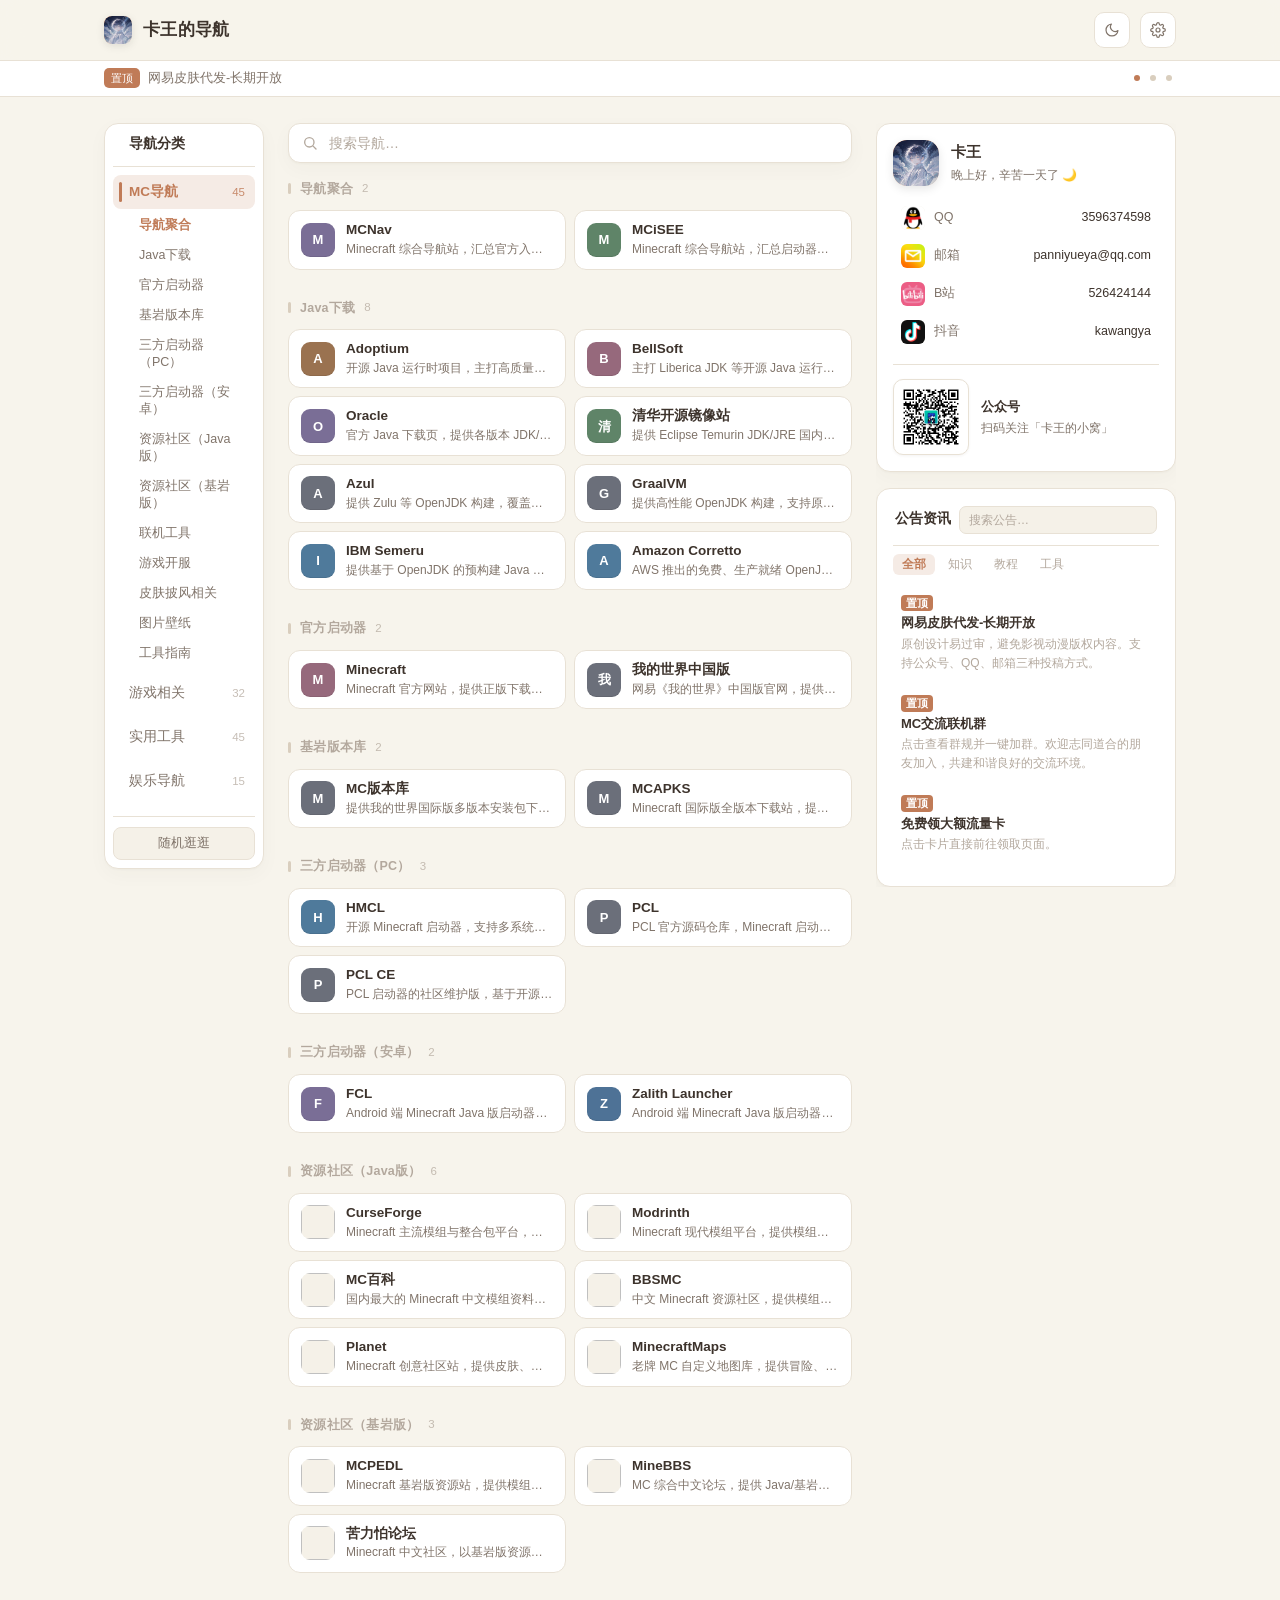
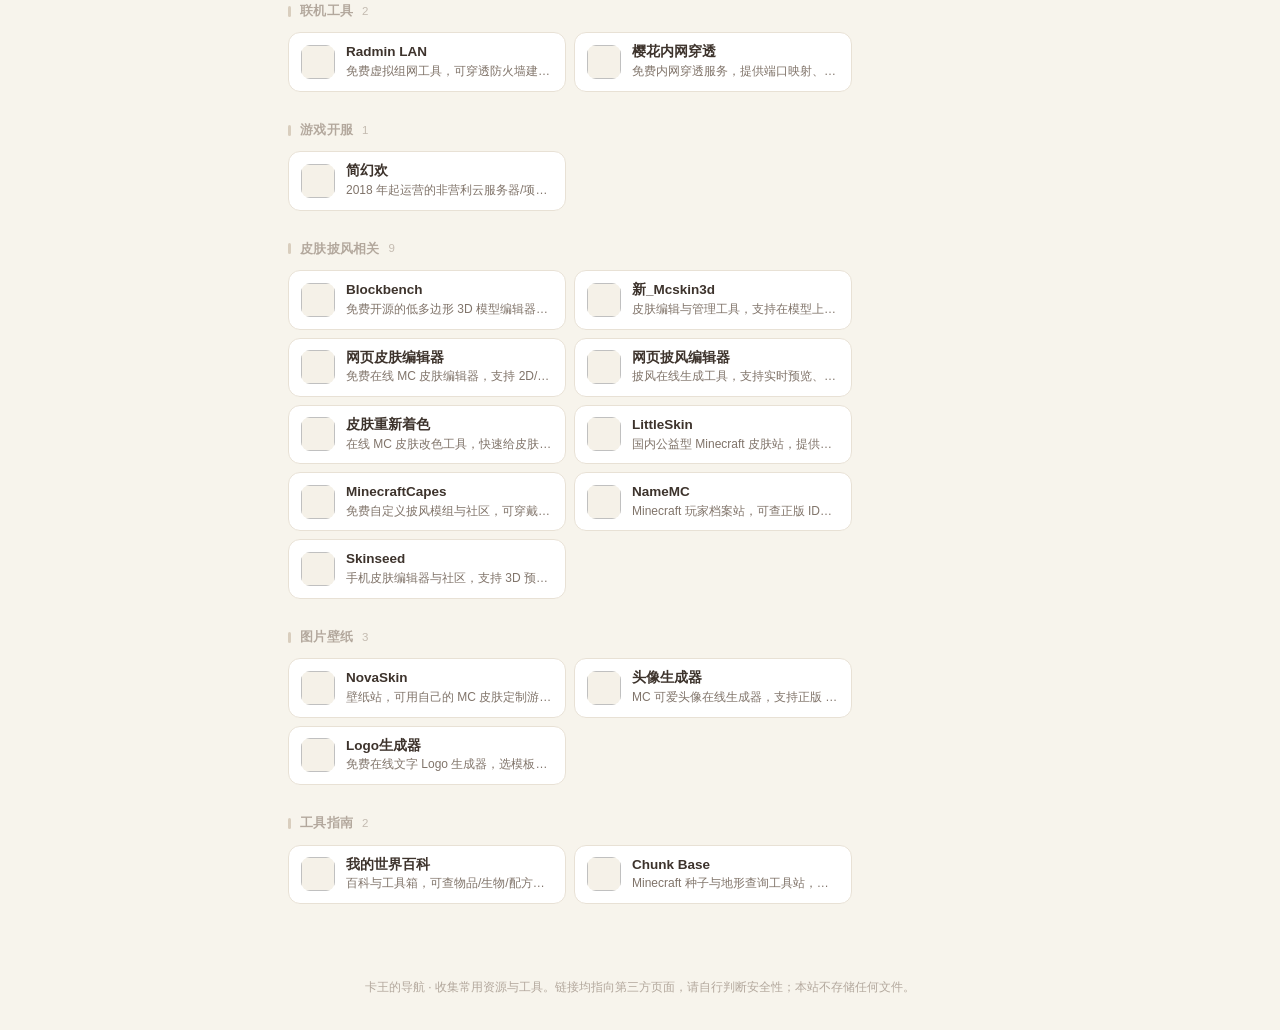
<file: index.html>
<!DOCTYPE html>
<html lang="zh-CN" data-theme="light" data-theme-color="orange">

<head>
  <meta charset="UTF-8">
  <meta name="viewport" content="width=device-width, initial-scale=1">
  <meta name="author" content="卡王">
  <meta name="description" content="卡王的导航">
  <title>卡王的导航</title>

  <link rel="icon" href="images/favicon.ico" type="image/x-icon">
  <link rel="apple-touch-icon" href="images/apple-touch-icon.png">

  <link rel="manifest" href="manifest.json">
  <meta name="theme-color" content="#3A79B8">

  <meta property="og:title" content="卡王的导航">
  <meta property="og:description" content="资源、工具与实用链接一站式入口">
  <meta property="og:type" content="website">
  <meta property="og:url" content="https://kawangya.github.io/ceshi/">
  <meta property="og:image" content="https://kawangya.github.io/ceshi/images/apple-touch-icon.png">

  <!-- 首屏主题兜底：避免深色模式闪白 -->
  <script>
    (function () {
      try {
        var s = localStorage.getItem('site.theme');
        var theme = (!s || s === 'system')
          ? (matchMedia('(prefers-color-scheme: dark)').matches ? 'dark' : 'light')
          : s;
        document.documentElement.dataset.theme = theme;

        var raw = localStorage.getItem('site.settings');
        if (raw) {
          try {
            var st = JSON.parse(raw);
            if (st && st.themeColor) document.documentElement.dataset.themeColor = st.themeColor;
          } catch (e) { }
        }
      } catch (e) { }
    })();
  </script>

  <link rel="stylesheet" href="data/style.css">
</head>

<body>

  <!-- ===== 顶栏 ===== -->
  <header class="topbar">
    <div class="topbar-inner">
      <a class="brand" href="./" title="回到顶部 / 刷新页面">
        <span class="brand-mark">
          <img data-fallback src="images/apple-touch-icon.png" alt="卡王的导航">
        </span>
        <span class="brand-name">卡王的导航</span>
      </a>

      <button id="themeBtn" class="icon-btn" type="button" aria-label="切换深浅色模式">
        <svg class="icon-moon" viewBox="0 0 24 24" fill="none" stroke="currentColor" stroke-width="1.8"
          stroke-linecap="round" stroke-linejoin="round">
          <path d="M21 12.8A9 9 0 1 1 11.2 3a7 7 0 0 0 9.8 9.8z"></path>
        </svg>
        <svg class="icon-sun" viewBox="0 0 24 24" fill="none" stroke="currentColor" stroke-width="1.8"
          stroke-linecap="round" stroke-linejoin="round">
          <circle cx="12" cy="12" r="4.2"></circle>
          <path d="M12 2v2M12 20v2M4.9 4.9l1.4 1.4M17.7 17.7l1.4 1.4M2 12h2M20 12h2M4.9 19.1l1.4-1.4M17.7 6.3l1.4-1.4">
          </path>
        </svg>
      </button>

      <button id="settingsBtn" class="icon-btn" type="button" aria-label="打开设置">
        <svg viewBox="0 0 24 24" fill="none" stroke="currentColor" stroke-width="1.8" stroke-linecap="round"
          stroke-linejoin="round">
          <circle cx="12" cy="12" r="3"></circle>
          <path
            d="M19.4 15a1.65 1.65 0 0 0 .33 1.82l.06.06a2 2 0 0 1 0 2.83 2 2 0 0 1-2.83 0l-.06-.06a1.65 1.65 0 0 0-1.82-.33 1.65 1.65 0 0 0-1 1.51V21a2 2 0 0 1-2 2 2 2 0 0 1-2-2v-.09A1.65 1.65 0 0 0 9 19.4a1.65 1.65 0 0 0-1.82.33l-.06.06a2 2 0 0 1-2.83 0 2 2 0 0 1 0-2.83l.06-.06a1.65 1.65 0 0 0 .33-1.82 1.65 1.65 0 0 0-1.51-1H3a2 2 0 0 1-2-2 2 2 0 0 1 2-2h.09A1.65 1.65 0 0 0 4.6 9a1.65 1.65 0 0 0-.33-1.82l-.06-.06a2 2 0 0 1 0-2.83 2 2 0 0 1 2.83 0l.06.06a1.65 1.65 0 0 0 1.82.33H9a1.65 1.65 0 0 0 1-1.51V3a2 2 0 0 1 2-2 2 2 0 0 1 2 2v.09a1.65 1.65 0 0 0 1 1.51 1.65 1.65 0 0 0 1.82-.33l.06-.06a2 2 0 0 1 2.83 0 2 2 0 0 1 0 2.83l-.06.06a1.65 1.65 0 0 0-.33 1.82V9a1.65 1.65 0 0 0 1.51 1H21a2 2 0 0 1 2 2 2 2 0 0 1-2 2h-.09a1.65 1.65 0 0 0-1.51 1z">
          </path>
        </svg>
      </button>
    </div>
  </header>

  <!-- ===== 公告条 ===== -->
  <div class="notice-bar" id="noticeBar" hidden>
    <div class="notice-bar-inner">
      <span class="bar-tag" id="barTag"></span>
      <button class="bar-text" id="barText" type="button"></button>
      <span class="bar-dots" id="barDots"></span>
    </div>
  </div>

  <!-- ===== 主布局 ===== -->
  <main class="layout">

    <!-- 左侧分类 -->
    <aside class="cat-col" aria-label="导航大类">
      <h2 class="cat-title">导航分类</h2>
      <div class="cat-nav" id="catNav"></div>
      <div class="cat-foot" id="catFoot" hidden>
        <button class="cat-random" id="catRandom" type="button">随机逛逛</button>
      </div>
    </aside>

    <!-- 中间导航 -->
    <section class="main-col" aria-label="快捷导航">
      <div class="nav-search" id="navSearch">
        <div class="search-wrap">
          <svg class="search-icon" viewBox="0 0 24 24" fill="none" stroke="currentColor" stroke-width="2"
            stroke-linecap="round" stroke-linejoin="round">
            <circle cx="11" cy="11" r="7"></circle>
            <line x1="21" y1="21" x2="16.65" y2="16.65"></line>
          </svg>
          <input id="search" type="search" placeholder="搜索导航…" autocomplete="off" aria-label="搜索导航">
        </div>
      </div>
      <div class="group-nav" id="groupNav"></div>
      <div id="navGroups"></div>
      <div class="empty empty-lg" id="navEmpty" hidden>没有找到匹配的站点</div>
    </section>

    <!-- 右侧：个人 + 公告 -->
    <aside class="side-col">

      <section class="panel" aria-label="个人账号">
        <div class="profile-top">
          <div class="avatar">
            <img data-fallback src="images/apple-touch-icon.png" alt="卡王">
          </div>
          <div class="profile-meta">
            <div class="profile-name">卡王</div>
            <div class="profile-bio" id="greetingText">MC 资源 / 皮肤代发 / 工具推荐</div>
          </div>
        </div>

        <div class="account-list">
          <a class="account-item" href="https://qm.qq.com/q/rqS3pr5QkM" target="_blank" rel="noopener"
            title="QQ：3596374598">
            <span class="acc-ico"><img data-fallback src="images/qq.png" alt="QQ"></span>
            <span class="acc-label">QQ</span>
            <span class="acc-value">3596374598</span>
          </a>
          <a class="account-item" href="mailto:panniyueya@qq.com" title="邮箱：panniyueya@qq.com">
            <span class="acc-ico"><img data-fallback src="images/email.png" alt="邮箱"></span>
            <span class="acc-label">邮箱</span>
            <span class="acc-value">panniyueya@qq.com</span>
          </a>
          <a class="account-item" href="https://space.bilibili.com/526424144" target="_blank" rel="noopener"
            title="哔哩哔哩：526424144">
            <span class="acc-ico"><img data-fallback src="images/bilibili.png" alt="B站"></span>
            <span class="acc-label">B站</span>
            <span class="acc-value">526424144</span>
          </a>
          <a class="account-item" href="https://v.douyin.com/iLSLj2mq/" target="_blank" rel="noopener"
            title="抖音：kawangya">
            <span class="acc-ico"><img data-fallback src="images/douyin.png" alt="抖音"></span>
            <span class="acc-label">抖音</span>
            <span class="acc-value">kawangya</span>
          </a>
        </div>

        <div class="qr-block">
          <a class="qr-code" id="qrCode" href="images/qr.png" target="_blank" rel="noopener" title="点击查看大图">
            <img src="images/qr.png" alt="卡王的小窝 公众号二维码">
          </a>
          <div class="qr-text">
            <div class="qr-title">公众号</div>
            <div class="qr-desc">扫码关注「卡王的小窝」</div>
          </div>
        </div>
      </section>

      <section class="panel" aria-label="公告资讯">
        <div class="panel-head">
          <h2 class="panel-title">公告资讯</h2>
          <div class="notice-search">
            <input id="noticeSearch" type="search" placeholder="搜索公告…" autocomplete="off" aria-label="搜索公告">
          </div>
        </div>
        <div class="notice-tabs" id="noticeTabs"></div>
        <ul class="notice-list" id="noticeList"></ul>
        <div class="empty" id="noticeEmpty" hidden>没有匹配的公告</div>
      </section>

    </aside>
  </main>

  <!-- ===== 底部友站 ===== -->
  <section class="friends-section" id="friendsSection" aria-label="友站链接" hidden>
    <div class="friends-inner">
      <span class="friends-label">友站</span>
      <div class="friends-grid" id="friendsGrid"></div>
    </div>
  </section>

  <!-- ===== 页脚 ===== -->
  <footer class="site-footer">
    卡王的导航 · 收集常用资源与工具。链接均指向第三方页面，请自行判断安全性；本站不存储任何文件。
  </footer>

  <!-- ===== 回到顶部 ===== -->
  <button class="back-top" id="backTop" type="button" aria-label="回到顶部">
    <svg viewBox="0 0 24 24" fill="none" stroke="currentColor" stroke-width="2" stroke-linecap="round"
      stroke-linejoin="round">
      <path d="M12 19V5M5 12l7-7 7 7"></path>
    </svg>
  </button>

  <!-- ===== 卡片简介浮层 ===== -->
  <div class="nav-tip" id="navTip" role="tooltip"></div>

  <!-- ===== 公告详情弹窗 ===== -->
  <div class="modal-mask" id="modalMask" aria-hidden="true">
    <div class="modal" role="dialog" aria-modal="true" aria-labelledby="modalTitle">
      <div class="modal-head">
        <h2 class="modal-title edit-modal-title" id="modalTitle"></h2>
        <button class="modal-close" id="modalClose" type="button" aria-label="关闭">×</button>
      </div>
      <div class="modal-body" id="modalBody"></div>
      <div class="modal-actions" id="modalActions"></div>
    </div>
  </div>

  <!-- ===== 图片灯箱 ===== -->
  <div class="lightbox" id="lightbox" role="dialog" aria-modal="true" aria-hidden="true" aria-label="图片预览">
    <button class="lightbox-close" id="lightboxClose" type="button" aria-label="关闭">×</button>
    <img class="lightbox-img" id="lightboxImg" alt="">
    <div class="lightbox-bar">
      <button class="lightbox-zoom" id="lightboxZoom" type="button" title="点击重置为 100%">100%</button>
      <a class="lightbox-open" id="lightboxOpen" href="#" target="_blank" rel="noopener">在新标签页打开原图</a>
      <span class="lightbox-hint">滚轮缩放 · 双击放大 · Esc 关闭</span>
    </div>
  </div>

  <!-- ===== 设置面板 ===== -->
  <div class="settings-mask" id="settingsMask" aria-hidden="true">
    <aside class="settings-panel" role="dialog" aria-modal="true" aria-labelledby="settingsTitle">
      <div class="settings-head">
        <h2 class="settings-title" id="settingsTitle">设置</h2>
        <button class="settings-close" id="settingsClose" type="button" aria-label="关闭设置">×</button>
      </div>
      <div class="settings-body">

        <div class="setting-item">
          <div class="setting-label">
            <div class="setting-name">主题配色</div>
            <div class="setting-desc">切换网站的整体色彩风格</div>
          </div>
          <div class="theme-colors" id="themeColors"></div>
        </div>

        <div class="setting-item">
          <div class="setting-label">
            <div class="setting-name">跟随系统</div>
            <div class="setting-desc">自动根据设备设置切换深色 / 浅色模式</div>
          </div>
          <label class="switch"><input type="checkbox" id="setFollowSystem"><span class="switch-track"></span></label>
        </div>

        <div class="setting-item">
          <div class="setting-label">
            <div class="setting-name">顶部公告</div>
            <div class="setting-desc">在页面顶部展示置顶公告轮播条</div>
          </div>
          <label class="switch"><input type="checkbox" id="setNoticeBar"><span class="switch-track"></span></label>
        </div>

        <div class="setting-item">
          <div class="setting-label">
            <div class="setting-name">底部友站</div>
            <div class="setting-desc">在页面底部展示友情链接</div>
          </div>
          <label class="switch"><input type="checkbox" id="setShowFriends"><span class="switch-track"></span></label>
        </div>

        <div class="setting-item">
          <div class="setting-label">
            <div class="setting-name">多链接下拉</div>
            <div class="setting-desc">点击含多个链接的卡片时，在下方展开完整列表</div>
          </div>
          <label class="switch"><input type="checkbox" id="setEnableMultiLinks"><span
              class="switch-track"></span></label>
        </div>

        <div class="setting-item">
          <div class="setting-label">
            <div class="setting-name">默认分类</div>
            <div class="setting-desc">每次打开页面时默认展示的分类</div>
          </div>
          <select class="setting-select" id="setDefaultCategory">
            <option value="">加载中…</option>
          </select>
        </div>

        <div class="setting-item">
          <div class="setting-label">
            <div class="setting-name">链接打开方式</div>
            <div class="setting-desc">点击导航卡片后的跳转行为</div>
          </div>
          <div class="segmented" id="setOpenMode">
            <button type="button" data-value="new">新标签页</button>
            <button type="button" data-value="self">当前页</button>
          </div>
        </div>

        <div class="setting-item setting-item-github">
          <div class="setting-label">
            <div class="setting-name">GitHub 云端同步</div>
            <div class="setting-desc">填入 Token 后可在线编辑并保存导航数据</div>
          </div>
          <input type="text" id="ghRepo" placeholder="仓库名 (自动获取)" class="setting-input">
          <input type="password" id="ghToken" placeholder="Personal Access Token (ghp_...)" class="setting-input">
          <div class="setting-switch-wrap">
            <span class="setting-switch-label">可视化编辑</span>
            <label class="switch"><input type="checkbox" id="setEditMode"><span class="switch-track"></span></label>
          </div>
        </div>

      </div>
      <div class="settings-foot">
        <div class="settings-actions">
          <button class="settings-btn" id="settingsExport" type="button">导出配置</button>
          <button class="settings-btn" id="settingsImport" type="button">导入配置</button>
        </div>
        <button class="settings-reset" id="settingsReset" type="button">恢复默认</button>
        <input type="file" id="settingsFile" accept="application/json,.json" hidden>
      </div>
    </aside>
  </div>

  <!-- ===== Toast ===== -->
  <div class="toast" id="toast" role="status" aria-live="polite"></div>

  <!-- ===== 卡片编辑弹窗 ===== -->
  <div class="modal-mask" id="editModalMask" aria-hidden="true">
    <div class="modal" role="dialog" aria-modal="true" aria-labelledby="editModalTitle">
      <div class="modal-head">
        <h2 class="modal-title edit-modal-title" id="editModalTitle">编辑卡片</h2>
        <button class="modal-close" id="editModalClose" type="button" aria-label="关闭">×</button>
      </div>
      <div class="modal-body edit-modal-body">
        <input type="text" id="editName" placeholder="站点名称" class="setting-input">
        <input type="text" id="editUrl" placeholder="站点链接 (URL)" class="setting-input">
        <input type="text" id="editDesc" placeholder="站点描述 (可选)" class="setting-input">
        <div class="edit-links-section">
          <div class="edit-links-head">
            <span class="edit-links-label">附加链接（可选）</span>
          </div>
          <div class="edit-links-list" id="editLinksList"></div>
          <button type="button" class="edit-links-add" id="editLinksAdd">+ 添加附加链接</button>
        </div>
      </div>
      <div class="modal-actions">
        <button class="settings-btn edit-save-btn" id="editSaveBtn" type="button">保存</button>
      </div>
    </div>
  </div>

  <!-- ===== 通用提示弹窗 ===== -->
  <div class="modal-mask" id="universalModalMask" aria-hidden="true">
    <div class="modal universal-modal" role="dialog" aria-modal="true" aria-labelledby="universalTitle">
      <div class="modal-head">
        <h2 class="modal-title edit-modal-title" id="universalTitle">提示</h2>
        <button class="modal-close" id="universalModalClose" type="button" aria-label="关闭">×</button>
      </div>
      <div class="modal-body edit-modal-body">
        <p id="universalMessage" class="universal-message"></p>
        <input type="text" id="universalInput" class="setting-input" autocomplete="off">
      </div>
      <div class="modal-actions">
        <button class="settings-btn" id="universalCancelBtn" type="button">取消</button>
        <button class="settings-btn edit-save-btn" id="universalConfirmBtn" type="button">确定</button>
      </div>
    </div>
  </div>

  <script src="data/script.js" defer></script>
  <script>
    if ('serviceWorker' in navigator) {
      window.addEventListener('load', () => {
        navigator.serviceWorker.register('sw.js')
          .then(reg => console.log('PWA 注册成功'))
          .catch(err => console.log('PWA 注册失败', err));
      });
    }
  </script>
</body>

</html>
</file>
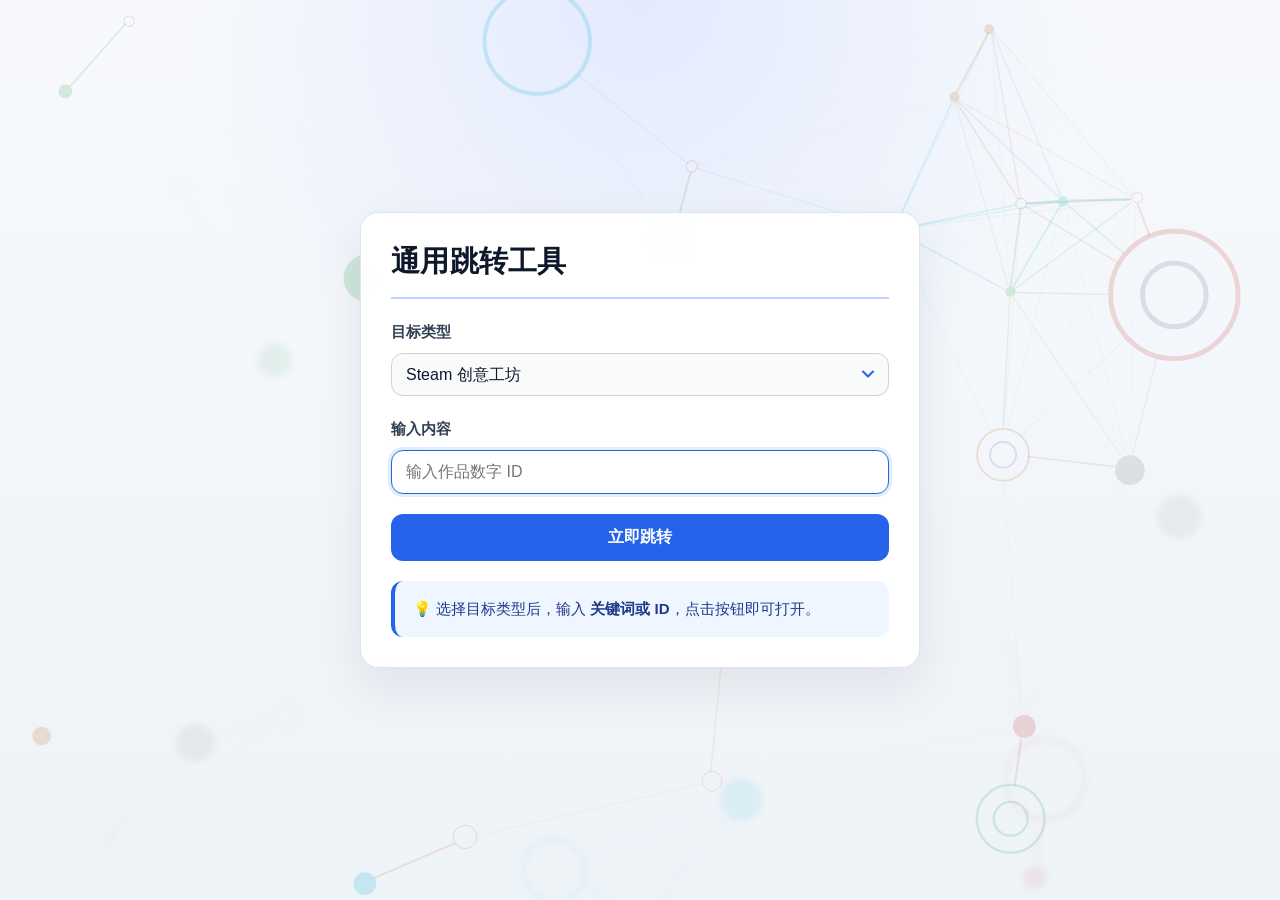
<file: pages/tytzgj.html>
﻿<!DOCTYPE html>
<html lang="zh-CN">

<head>
  <meta charset="UTF-8">
  <meta name="viewport" content="width=device-width, initial-scale=1">
  <meta name="author" content="卡王吖">
  <meta name="description" content="通用跳转工具">
  <title>通用跳转工具</title>
  <link rel="icon" href="../images/favicon.ico" type="image/x-icon">
  <link rel="apple-touch-icon" href="../images/apple-touch-icon.png">
  <link rel="stylesheet" href="../css/aistyle.css">
  <style>
    body {
      min-height: 100vh;
      padding: 24px 14px 28px;
      display: flex;
      justify-content: center;
      align-items: center;
      background:
        radial-gradient(circle at top, rgba(226, 233, 255, 0.9), transparent 42%),
        linear-gradient(180deg, #f7f9fc 0%, #eef3f8 100%);
    }

    #encrypted-container {
      width: 100%;
      max-width: 560px;
      padding: 30px;
      border-radius: 18px;
      border: 1px solid rgba(219, 227, 240, 0.9);
      background: rgba(255, 255, 255, 0.96);
      box-shadow: 0 18px 50px rgba(15, 23, 42, 0.08);
      backdrop-filter: blur(12px);
    }

    .tool-card {
      display: grid;
      gap: 20px;
    }

    .tool-card h1 {
      font-size: 1.8rem;
      margin: 0;
      color: #0f172a;
      letter-spacing: 0.01em;
      border-bottom: 2px solid #bfd1ff;
      padding-bottom: 0.55em;
    }

    .form-row {
      display: grid;
      gap: 20px;
    }

    .field-group {
      display: grid;
      gap: 8px;
    }

    .field-group label {
      font-size: 0.96rem;
      color: #334155;
      font-weight: 600;
    }

    .field-group select,
    .field-group input {
      width: 100%;
      border: 1px solid #d0d0d0;
      padding: 12px 14px;
      border-radius: 12px;
      background: #f8fafc;
      color: #0f172a;
      font-size: 1rem;
      outline: none;
      transition: border-color 0.2s ease, box-shadow 0.2s ease;
    }

    .field-group select {
      appearance: none;
      -webkit-appearance: none;
      -moz-appearance: none;
      padding-right: 36px;
      background-image: url("data:image/svg+xml;charset=UTF-8,%3csvg xmlns='http://www.w3.org/2000/svg' viewBox='0 0 24 24' fill='none' stroke='%232563eb' stroke-width='2.5' stroke-linecap='round' stroke-linejoin='round'%3e%3cpolyline points='6 9 12 15 18 9'%3e%3c/polyline%3e%3c/svg%3e");
      background-repeat: no-repeat;
      background-position: right 10px center;
      background-size: 20px;
      padding-right: 36px;
    }

    .field-group select:hover {
      border-color: #2563eb;
      background-image: url("data:image/svg+xml;charset=UTF-8,%3csvg xmlns='http://www.w3.org/2000/svg' viewBox='0 0 24 24' fill='none' stroke='%231d4ed8' stroke-width='2.5' stroke-linecap='round' stroke-linejoin='round'%3e%3cpolyline points='6 9 12 15 18 9'%3e%3c/polyline%3e%3c/svg%3e");
    }

    .field-group select:focus,
    .field-group input:focus {
      border-color: #2563eb;
      box-shadow: 0 0 0 3px rgba(37, 99, 235, 0.12);
      background: #ffffff;
    }

    .field-group select:focus {
      background-image: url("data:image/svg+xml;charset=UTF-8,%3csvg xmlns='http://www.w3.org/2000/svg' viewBox='0 0 24 24' fill='none' stroke='%231d4ed8' stroke-width='2.5' stroke-linecap='round' stroke-linejoin='round'%3e%3cpolyline points='6 9 12 15 18 9'%3e%3c/polyline%3e%3c/svg%3e");
      background-position: right 10px center;
      background-repeat: no-repeat;
      background-size: 20px;
    }

    .action-btn {
      width: 100%;
      padding: 13px 16px;
      border: none;
      border-radius: 12px;
      background: #2563eb;
      color: #ffffff;
      font-size: 1rem;
      font-weight: 700;
      cursor: pointer;
      transition: background 0.18s ease;
    }

    .action-btn:hover {
      background: #1d4ed8;
    }

    .note-box {
      padding: 16px 18px;
      background: #eff6ff;
      border-left: 4px solid #2563eb;
      color: #1e3a8a;
      border-radius: 12px;
      line-height: 1.6;
    }

    @media (max-width: 640px) {
      body {
        padding: 18px 12px 24px;
      }
    }
  </style>
</head>

<body>
  <div id="encrypted-container">
    <div class="tool-card">
      <h1>通用跳转工具</h1>

      <div class="form-row">
        <div class="field-group">
          <label for="targetSelect">目标类型</label>
          <select id="targetSelect">
            <option value="steam_workshop" selected>Steam 创意工坊</option>
            <option value="github_search">Github 项目搜索</option>
            <!-- ======== 以下为备用模板，需要时取消注释并添加到 configMap 中 ======== -->
            <!--
            <option value="steam_search">Steam 商店搜索</option>
            <option value="bilibili_search">B站搜索</option>
            <option value="youtube_search">YouTube 搜索</option>
            <option value="steam_app">Steam 应用页</option>
            -->
          </select>
        </div>

        <div class="field-group">
          <label for="idInput">输入内容</label>
          <input type="text" id="idInput" placeholder="输入作品数字 ID" autofocus>
        </div>
      </div>

      <button class="action-btn" id="jumpBtn">立即跳转</button>

      <div class="note-box">
        💡 选择目标类型后，输入 <strong>关键词或 ID</strong>，点击按钮即可打开。
      </div>
    </div>
  </div>

  <script>
    (function () {
      const inputEl = document.getElementById('idInput');
      const jumpBtn = document.getElementById('jumpBtn');
      const targetSelect = document.getElementById('targetSelect');

      /**
       * 配置映射 - 自由扩展
       * inputMode: 'numeric'  -> 只提取数字（用于 ID 类）
       *            'raw'      -> 保留原文本，并自动进行 URL 编码（用于搜索）
       * urlTemplate 中的 {value} 会被替换为处理后的内容
       * placeholder: 该选项对应的输入框占位文字
       */
      const configMap = {
        'steam_workshop': {
          urlTemplate: 'https://steamcommunity.com/sharedfiles/filedetails/?id={value}',
          inputMode: 'numeric',
          placeholder: '输入作品数字 ID'
        },
        'github_search': {
          urlTemplate: 'https://github.com/search?q={value}&type=repositories',
          inputMode: 'raw',
          placeholder: '输入项目名称或关键词'
        },
        // ======== 以下为备用模板（需要时取消注释） ========
        // 'steam_search': {
        //   urlTemplate: 'https://store.steampowered.com/search/?term={value}',
        //   inputMode: 'raw',
        //   placeholder: '输入游戏名称'
        // },
        // 'bilibili_search': {
        //   urlTemplate: 'https://search.bilibili.com/all?keyword={value}',
        //   inputMode: 'raw',
        //   placeholder: '输入搜索关键词'
        // },
        // 'youtube_search': {
        //   urlTemplate: 'https://www.youtube.com/results?search_query={value}',
        //   inputMode: 'raw',
        //   placeholder: '输入搜索内容'
        // },
        // 'steam_app': {
        //   urlTemplate: 'https://store.steampowered.com/app/{value}',
        //   inputMode: 'numeric',
        //   placeholder: '输入应用数字 ID'
        // }
      };

      function updatePlaceholder() {
        const cfg = configMap[targetSelect.value];
        inputEl.placeholder = cfg?.placeholder || '输入内容';
      }

      function jumpTo() {
        const rawInput = inputEl.value.trim();
        if (!rawInput) {
          alert('请先输入内容！');
          inputEl.focus();
          return;
        }

        const cfg = configMap[targetSelect.value];
        if (!cfg) {
          alert('当前目标未配置，请联系管理员');
          return;
        }

        let value = rawInput;
        if (cfg.inputMode === 'numeric') {
          const numericMatch = rawInput.match(/\d+/);
          if (!numericMatch) {
            alert('该目标需要输入数字 ID！');
            inputEl.focus();
            return;
          }
          value = numericMatch[0];
        } else {
          value = encodeURIComponent(rawInput);
        }

        window.open(cfg.urlTemplate.replace('{value}', value), '_blank');
      }

      jumpBtn.addEventListener('click', jumpTo);
      inputEl.addEventListener('keydown', function (e) {
        if (e.key === 'Enter') {
          e.preventDefault();
          jumpTo();
        }
      });

      targetSelect.addEventListener('change', function () {
        updatePlaceholder();
        inputEl.value = '';
        inputEl.focus();
      });

      window.addEventListener('load', function () {
        updatePlaceholder();
        inputEl.focus();
      });
    })();
  </script>
  <script src="../js/protect.min.js"></script>
</body>

</html>
</file>
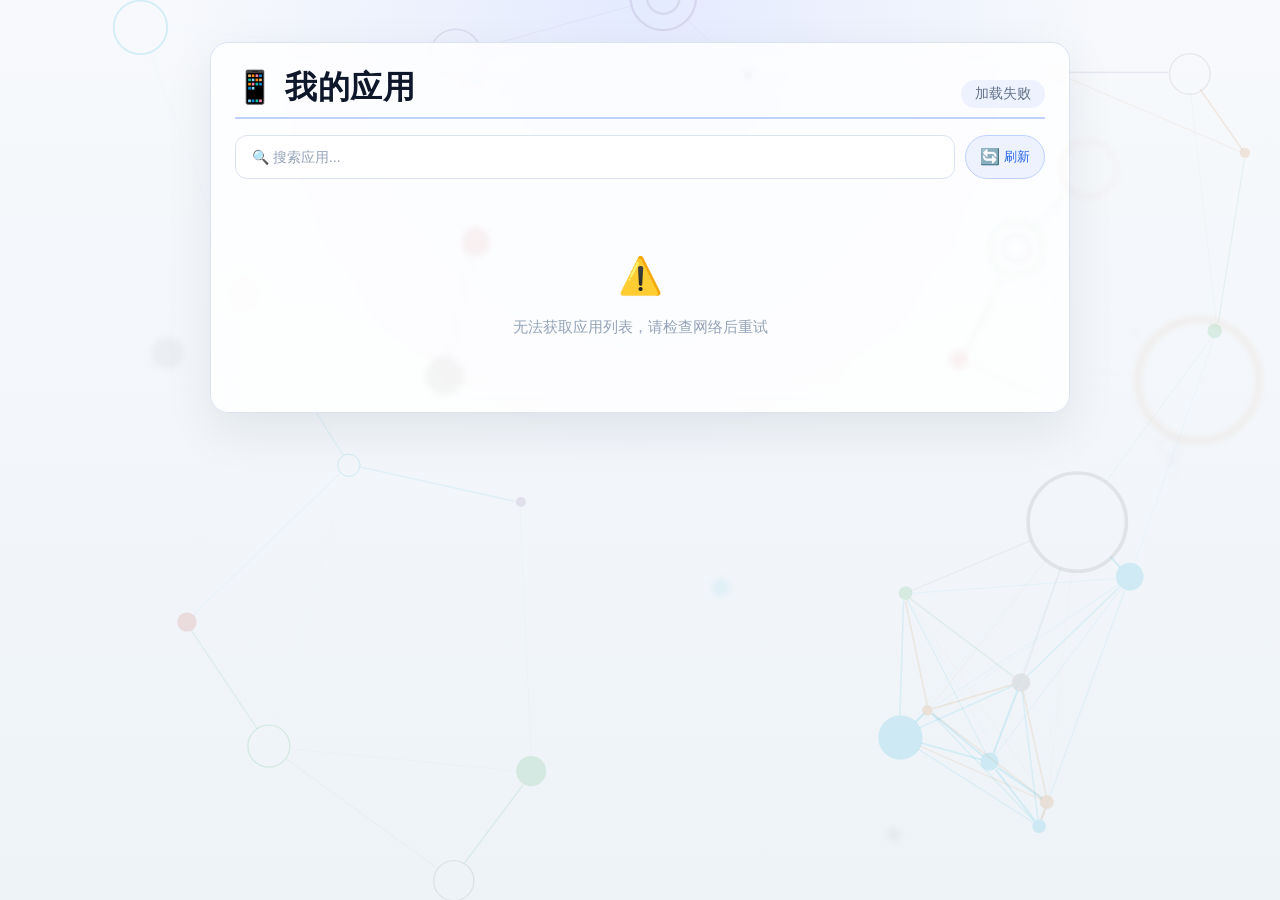
<file: pages/wdyy.html>
<!DOCTYPE html>
<html lang="zh-CN">

<head>
    <meta charset="UTF-8">
    <meta name="viewport" content="width=device-width, initial-scale=1">
    <meta name="author" content="卡王吖">
    <meta name="description" content="我的应用">
    <title>我的应用</title>
    <link rel="icon" href="../images/favicon.ico" type="image/x-icon">
    <link rel="apple-touch-icon" href="../images/apple-touch-icon.png">
    <style>
        /* ===== 全局重置 & 基础 ===== */
        * {
            margin: 0;
            padding: 0;
            box-sizing: border-box;
        }

        body {
            font-family: -apple-system, BlinkMacSystemFont, 'Segoe UI', Roboto, Oxygen, Ubuntu, Cantarell, 'Open Sans', 'Helvetica Neue', sans-serif;
            color: #334155;
            background: radial-gradient(circle at top, rgba(226, 233, 255, 0.9), transparent 42%),
                linear-gradient(180deg, #f7f9fc 0%, #eef3f8 100%);
            font-size: 15px;
            line-height: 1.7;
            font-weight: 400;
            min-height: 100vh;
            padding: 18px 14px 28px;
            display: flex;
            flex-direction: column;
            align-items: center;
        }

        a {
            color: #2563eb;
            text-decoration: none;
            font-weight: 500;
            transition: color 0.2s ease;
        }

        a:hover {
            color: #1d4ed8;
            text-decoration: underline;
        }

        /* ===== 容器 ===== */
        .container {
            max-width: 860px;
            width: 100%;
            margin: 24px auto 40px;
            padding: 24px;
            background: rgba(255, 255, 255, 0.82);
            border: 1px solid #dbe3f0;
            border-radius: 18px;
            box-shadow: 0 18px 50px rgba(15, 23, 42, 0.08);
            backdrop-filter: blur(12px);
        }

        /* ===== 标题栏 ===== */
        .header {
            display: flex;
            align-items: baseline;
            justify-content: space-between;
            margin-bottom: 16px;
            padding-bottom: 0.55em;
            border-bottom: 2px solid #bfd1ff;
        }

        .header h1 {
            font-size: 2rem;
            font-weight: 700;
            color: #0f172a;
            letter-spacing: 0.02em;
            margin: 0;
            line-height: 1.3;
        }

        .header .count {
            font-size: 14px;
            color: #64748b;
            background: #eef2ff;
            padding: 2px 14px;
            border-radius: 20px;
            font-weight: 500;
            flex-shrink: 0;
        }

        /* ===== 工具栏 ===== */
        .toolbar {
            display: flex;
            align-items: center;
            gap: 10px;
            margin-bottom: 18px;
        }

        .toolbar .search-wrap {
            flex: 1;
            position: relative;
        }

        .toolbar .search-wrap input {
            width: 100%;
            padding: 10px 16px;
            border: 1.5px solid #dbe3f0;
            border-radius: 12px;
            font-size: 14px;
            color: #1e293b;
            background: #ffffff;
            transition: border-color 0.2s, box-shadow 0.2s;
            outline: none;
            height: 44px;
        }

        .toolbar .search-wrap input::placeholder {
            color: #94a3b8;
        }

        .toolbar .search-wrap input:focus {
            border-color: #2563eb;
            box-shadow: 0 0 0 3px rgba(37, 99, 235, 0.12);
        }

        .btn-refresh {
            display: inline-flex;
            align-items: center;
            justify-content: center;
            gap: 4px;
            background: #eef2ff;
            color: #2563eb;
            border: 1px solid #bfd1ff;
            padding: 0 14px;
            border-radius: 999px;
            font-size: 13px;
            font-weight: 500;
            cursor: pointer;
            transition: background 0.2s, transform 0.1s, box-shadow 0.2s;
            height: 44px;
            white-space: nowrap;
            flex-shrink: 0;
        }

        .btn-refresh:hover {
            background: #1d4ed8;
            color: white;
            border-color: #1d4ed8;
            transform: translateY(-1px);
            box-shadow: 0 6px 16px rgba(37, 99, 235, 0.28);
        }

        .btn-refresh:active {
            transform: scale(0.95);
        }

        .btn-refresh:disabled {
            opacity: 0.6;
            cursor: not-allowed;
            transform: none;
        }

        .btn-refresh .icon {
            font-size: 16px;
            line-height: 1;
        }

        .btn-refresh .label {
            font-size: 13px;
        }

        .btn-refresh.spinning .icon {
            animation: spin 0.8s linear infinite;
        }

        @keyframes spin {
            to {
                transform: rotate(360deg);
            }
        }

        /* ===== 网格 ===== */
        .app-grid {
            display: grid;
            grid-template-columns: repeat(3, 1fr);
            gap: 14px;
        }

        /* ===== 应用卡片 ===== */
        .app-card {
            background: rgba(255, 255, 255, 0.82);
            border: 1px solid #dbe3f0;
            border-radius: 14px;
            padding: 12px 14px;
            display: flex;
            flex-direction: row;
            align-items: center;
            gap: 8px;
            transition: box-shadow 0.18s ease, transform 0.18s ease, border-color 0.18s ease;
            min-height: 56px;
            backdrop-filter: blur(4px);
        }

        .app-card:hover {
            border-color: #bfd1ff;
            box-shadow: 0 12px 30px rgba(37, 99, 235, 0.08);
            transform: translateY(-1px);
        }

        .app-card .app-name {
            font-size: 14px;
            font-weight: 600;
            color: #0f172a;
            white-space: nowrap;
            overflow: hidden;
            text-overflow: ellipsis;
            flex: 0 1 auto;
            min-width: 0;
        }

        .app-card .app-version {
            font-size: 12px;
            color: #64748b;
            background: #f1f4f9;
            padding: 0 10px;
            border-radius: 10px;
            line-height: 22px;
            white-space: nowrap;
            flex-shrink: 0;
        }

        .app-card .btn-download {
            display: inline-flex;
            align-items: center;
            justify-content: center;
            gap: 4px;
            background: #eef2ff;
            color: #2563eb;
            border: 1px solid #bfd1ff;
            padding: 2px 14px;
            border-radius: 999px;
            font-size: 12px;
            font-weight: 600;
            cursor: pointer;
            text-decoration: none;
            transition: background 0.2s, transform 0.1s, box-shadow 0.2s;
            line-height: 26px;
            white-space: nowrap;
            flex-shrink: 0;
            margin-left: auto;
        }

        .app-card .btn-download:hover {
            background: #1d4ed8;
            color: white;
            border-color: #1d4ed8;
            transform: translateY(-1px);
            box-shadow: 0 6px 16px rgba(37, 99, 235, 0.28);
            text-decoration: none;
        }

        .app-card .btn-download:active {
            transform: scale(0.95);
        }

        .app-card .btn-download.downloading {
            background: #dbe7fe;
            color: #2563eb;
            opacity: 0.7;
            pointer-events: none;
        }

        .app-card .btn-download.downloaded {
            background: #dcfce7;
            color: #16a34a;
            pointer-events: none;
        }

        /* ===== 加载中 ===== */
        .list-loading {
            grid-column: 1 / -1;
            padding: 48px 20px;
            text-align: center;
            color: #94a3b8;
            font-size: 15px;
        }

        .list-loading .spinner {
            display: inline-block;
            width: 28px;
            height: 28px;
            border: 3px solid #e9edf4;
            border-top-color: #2563eb;
            border-radius: 50%;
            animation: spin 0.8s linear infinite;
            margin-bottom: 12px;
        }

        /* ===== 空状态 ===== */
        .list-empty {
            grid-column: 1 / -1;
            padding: 48px 20px;
            text-align: center;
            color: #94a3b8;
            font-size: 15px;
        }

        .list-empty .icon {
            font-size: 36px;
            display: block;
            margin-bottom: 8px;
        }

        /* ===== 搜索无结果 ===== */
        .no-result {
            grid-column: 1 / -1;
            padding: 40px 20px;
            text-align: center;
            color: #94a3b8;
            font-size: 14px;
        }

        .no-result .icon {
            font-size: 32px;
            display: block;
            margin-bottom: 6px;
        }

        /* ================================================================
       响应式
       ================================================================ */
        @media (max-width: 768px) {
            .app-grid {
                gap: 10px;
            }

            .app-card {
                padding: 10px 12px;
                min-height: 48px;
            }

            .app-card .app-name {
                font-size: 13px;
            }

            .app-card .app-version {
                font-size: 11px;
                line-height: 20px;
                padding: 0 8px;
            }

            .app-card .btn-download {
                font-size: 11px;
                padding: 2px 12px;
                line-height: 24px;
            }
        }

        @media (max-width: 480px) {
            body {
                padding: 16px 10px 30px;
            }

            .container {
                padding: 16px;
                margin: 12px auto 30px;
            }

            .header h1 {
                font-size: 1.5rem;
            }

            .toolbar {
                gap: 8px;
                margin-bottom: 12px;
            }

            .toolbar .search-wrap input {
                padding: 8px 14px;
                font-size: 13px;
                height: 40px;
            }

            .btn-refresh {
                height: 40px;
                padding: 0 12px;
                border-radius: 999px;
            }

            .btn-refresh .label {
                font-size: 12px;
            }

            .btn-refresh .icon {
                font-size: 14px;
            }

            .app-grid {
                grid-template-columns: 1fr;
                gap: 10px;
            }

            .app-card {
                padding: 12px 14px;
                min-height: 52px;
            }

            .app-card .app-name {
                font-size: 14px;
            }

            .app-card .app-version {
                font-size: 12px;
                line-height: 22px;
                padding: 0 10px;
            }

            .app-card .btn-download {
                font-size: 12px;
                padding: 2px 14px;
                line-height: 26px;
            }
        }

        @media (max-width: 380px) {
            .app-card {
                padding: 10px 10px;
                min-height: 44px;
                gap: 6px;
            }

            .app-card .app-name {
                font-size: 12px;
            }

            .app-card .app-version {
                font-size: 10px;
                line-height: 18px;
                padding: 0 6px;
            }

            .app-card .btn-download {
                font-size: 10px;
                padding: 1px 10px;
                line-height: 22px;
            }

            .btn-refresh .label {
                display: none;
            }

            .btn-refresh {
                padding: 0 10px;
            }
        }
    </style>
</head>

<body>

    <div class="container">
        <!-- ===== 标题栏 ===== -->
        <header class="header">
            <h1>📱 我的应用</h1>
            <span class="count" id="totalCount">加载中...</span>
        </header>

        <!-- ===== 工具栏 ===== -->
        <div class="toolbar">
            <div class="search-wrap">
                <input type="text" id="searchInput" placeholder="🔍 搜索应用..." autocomplete="off" />
            </div>
            <button class="btn-refresh" id="refreshBtn" title="刷新应用列表">
                <span class="icon">🔄</span>
                <span class="label">刷新</span>
            </button>
        </div>

        <!-- ===== 网格列表 ===== -->
        <div class="app-grid" id="appGrid">
            <div class="list-loading">
                <div class="spinner"></div>
                <div>正在获取应用列表...</div>
            </div>
        </div>
    </div>

    <script>
        (function () {
            'use strict';

            // ================================================================
            //  ⚙️  配置区
            // ================================================================

            const DATA_URL = 'https://kawangya.github.io/fullbackup/update.txt';
            const BASE_URL = 'https://kawangya.github.io/fullbackup/';

            // ================================================================
            //  DOM 引用
            // ================================================================

            const appGrid = document.getElementById('appGrid');
            const totalCount = document.getElementById('totalCount');
            const refreshBtn = document.getElementById('refreshBtn');
            const searchInput = document.getElementById('searchInput');

            // ================================================================
            //  状态
            // ================================================================

            let fullAppList = [];
            let isLoading = false;

            // ================================================================
            //  工具函数
            // ================================================================

            function escapeHtml(str) {
                if (!str) return '';
                return str.replace(/&/g, '&amp;')
                    .replace(/</g, '&lt;')
                    .replace(/>/g, '&gt;')
                    .replace(/"/g, '&quot;')
                    .replace(/'/g, '&#039;');
            }

            function parseTxt(text) {
                const lines = text.split(/\r?\n/);
                const result = [];
                for (let line of lines) {
                    line = line.trim();
                    if (!line) continue;
                    if (line.endsWith(';')) {
                        line = line.slice(0, -1);
                    }
                    const sepIndex = line.indexOf(':');
                    if (sepIndex === -1) continue;
                    const name = line.slice(0, sepIndex).trim();
                    const version = line.slice(sepIndex + 1).trim();
                    if (name && version) {
                        result.push({ name, version });
                    }
                }
                return result;
            }

            function getDownloadUrl(item) {
                let base = BASE_URL.trim();
                if (base && !base.endsWith('/')) {
                    base += '/';
                }
                const fileName = `${item.name}_${item.version}.apk`;
                return base + encodeURIComponent(fileName);
            }

            // ================================================================
            //  渲染
            // ================================================================

            function render(list, searchKeyword) {
                const keyword = (searchKeyword || '').trim().toLowerCase();

                if (!list || list.length === 0) {
                    appGrid.innerHTML = `
                    <div class="list-empty">
                        <span class="icon">📭</span>
                        暂无应用数据
                    </div>
                `;
                    totalCount.textContent = '共 0 个';
                    return;
                }

                let filtered = list;
                if (keyword) {
                    filtered = list.filter(item =>
                        item.name.toLowerCase().includes(keyword)
                    );
                }

                if (filtered.length === 0) {
                    appGrid.innerHTML = `
                    <div class="no-result">
                        <span class="icon">🔍</span>
                        没有找到匹配的应用
                        <div style="font-size:13px; color:#b9c2d0; margin-top:4px;">试试其他关键词</div>
                    </div>
                `;
                    totalCount.textContent = '共 0 个';
                    return;
                }

                let html = '';
                for (const item of filtered) {
                    const downloadUrl = getDownloadUrl(item);
                    html += `
                    <div class="app-card">
                        <span class="app-name" title="${escapeHtml(item.name)}">${escapeHtml(item.name)}</span>
                        <span class="app-version">${escapeHtml(item.version)}</span>
                        <a class="btn-download" href="${escapeHtml(downloadUrl)}" download data-name="${escapeHtml(item.name)}">
                            ⬇ 下载
                        </a>
                    </div>
                `;
                }

                appGrid.innerHTML = html;
                totalCount.textContent = `共 ${filtered.length} 个`;

                // ===== 下载反馈 =====
                document.querySelectorAll('.app-card .btn-download').forEach(btn => {
                    btn.addEventListener('click', function (e) {
                        if (this.classList.contains('downloading') || this.classList.contains(
                            'downloaded')) {
                            return;
                        }

                        this.classList.add('downloading');
                        this.textContent = '⏳ 下载中...';

                        setTimeout(() => {
                            this.classList.remove('downloading');
                            this.classList.add('downloaded');
                            this.textContent = '✓ 已开始';
                            setTimeout(() => {
                                this.classList.remove('downloaded');
                                this.innerHTML = '⬇ 下载';
                            }, 3000);
                        }, 1500);
                    });
                });
            }

            function renderWithFilter() {
                render(fullAppList, searchInput.value);
            }

            // ================================================================
            //  加载数据
            // ================================================================

            function showLoading() {
                appGrid.innerHTML = `
                <div class="list-loading">
                    <div class="spinner"></div>
                    <div>正在获取应用列表...</div>
                </div>
            `;
                totalCount.textContent = '加载中...';
            }

            function showError(message) {
                appGrid.innerHTML = `
                <div class="list-empty">
                    <span class="icon">⚠️</span>
                    ${escapeHtml(message)}
                </div>
            `;
                totalCount.textContent = '加载失败';
            }

            async function fetchAppList() {
                if (isLoading) return;
                isLoading = true;
                refreshBtn.classList.add('spinning');
                refreshBtn.disabled = true;
                showLoading();

                try {
                    const response = await fetch(DATA_URL, { cache: 'no-cache' });
                    if (!response.ok) throw new Error(`HTTP ${response.status}`);
                    const text = await response.text();
                    const list = parseTxt(text);
                    fullAppList = list;
                    renderWithFilter();
                } catch (err) {
                    console.error('获取应用列表失败:', err);
                    showError('无法获取应用列表，请检查网络后重试');
                } finally {
                    isLoading = false;
                    refreshBtn.classList.remove('spinning');
                    refreshBtn.disabled = false;
                }
            }

            // ================================================================
            //  事件绑定
            // ================================================================

            refreshBtn.addEventListener('click', fetchAppList);

            let searchTimer = null;
            searchInput.addEventListener('input', function () {
                clearTimeout(searchTimer);
                searchTimer = setTimeout(renderWithFilter, 150);
            });

            searchInput.addEventListener('keydown', function (e) {
                if (e.key === 'Escape') {
                    this.value = '';
                    renderWithFilter();
                    this.blur();
                }
            });

            // ================================================================
            //  启动
            // ================================================================

            fetchAppList();
        })();
    </script>
    <script src="../js/protect.min.js"></script>
</body>

</html>
</file>
<file: data/style.css>
*, *::before, *::after { box-sizing: border-box; }
[hidden] { display: none !important; }

/* ===== 主题：暖阳橘（默认） ===== */
:root { --bg: #F7F4EC; --bg-blur: rgba(247, 244, 236, .82); --surface: #FFFFFF; --surface-2: #F5F1E8; --border: #E8E1D5; --border-strong: #D9CEBE; --text: #3D332C; --text-dim: #80746A; --text-mute: #B3A89D; --accent: #C07B57; --accent-soft: #F5EBE5; --dot: #C07B57; --radius: 14px; --shadow: 0 1px 2px rgba(61, 51, 44, .03), 0 6px 20px rgba(61, 51, 44, .03); --shadow-hover: 0 2px 4px rgba(61, 51, 44, .04), 0 10px 26px rgba(61, 51, 44, .05); }
[data-theme="dark"] { --bg: #1A1816; --bg-blur: rgba(26, 24, 22, .82); --surface: #221F1C; --surface-2: #292521; --border: #36312C; --border-strong: #49423A; --text: #E6E3DF; --text-dim: #9F9791; --text-mute: #736C65; --accent: #D09A72; --accent-soft: #362B24; --dot: #D97757; --shadow: 0 1px 2px rgba(0, 0, 0, .4), 0 6px 20px rgba(0, 0, 0, .3); --shadow-hover: 0 2px 4px rgba(0, 0, 0, .45), 0 10px 26px rgba(0, 0, 0, .35); }

/* 海蓝 */
[data-theme-color="seablue"] { --bg: #F3F6F9; --bg-blur: rgba(243, 246, 249, .85); --surface: #FFFFFF; --surface-2: #EFF3F8; --border: #DBE3EC; --border-strong: #B8C6D6; --text: #1E293B; --text-dim: #475569; --text-mute: #94A3B8; --accent: #3A79B8; --accent-soft: #EAF2FA; --dot: #3A79B8; --shadow: 0 1px 2px rgba(30, 41, 59, .03), 0 6px 20px rgba(30, 41, 59, .03); --shadow-hover: 0 2px 4px rgba(30, 41, 59, .04), 0 10px 26px rgba(30, 41, 59, .05); }
[data-theme="dark"][data-theme-color="seablue"] { --bg: #0E131A; --bg-blur: rgba(14, 19, 26, .85); --surface: #1A222D; --surface-2: #232E3D; --border: #2A3646; --border-strong: #3F4E61; --text: #E2E8F0; --text-dim: #94A3B8; --text-mute: #64748B; --accent: #6BA2D6; --accent-soft: #1E3348; --dot: #6BA2D6; --shadow: 0 1px 2px rgba(0, 0, 0, .4), 0 6px 20px rgba(0, 0, 0, .3); --shadow-hover: 0 2px 4px rgba(0, 0, 0, .45), 0 10px 26px rgba(0, 0, 0, .35); }

/* 护眼绿 */
[data-theme-color="green"] { --bg:#F3F5F1; --bg-blur:rgba(243,245,241,.82); --surface:#FFFFFF; --surface-2:#F0F3EE; --border:#E2E7DF; --border-strong:#CDD5C8; --text:#2E362F; --text-dim:#6B766D; --text-mute:#98A69B; --accent:#5C8D76; --accent-soft:#E6F0EA; --dot:#5C8D76; }
[data-theme="dark"][data-theme-color="green"] { --bg:#181B19; --bg-blur:rgba(24,27,25,.82); --surface:#202421; --surface-2:#262B27; --border:#303732; --border-strong:#424B44; --text:#E2E5E3; --text-dim:#909A93; --text-mute:#68716B; --accent:#7BB391; --accent-soft:#26342B; }

/* 极客紫 */
[data-theme-color="purple"] { --bg:#F6F4F9; --bg-blur:rgba(246,244,249,.82); --surface:#FFFFFF; --surface-2:#F1EEF6; --border:#E3DEF0; --border-strong:#D0C9E0; --text:#2E2B36; --text-dim:#716B80; --text-mute:#A39DB3; --accent:#7E6B8F; --accent-soft:#EBE6F0; --dot:#7E6B8F; }
[data-theme="dark"][data-theme-color="purple"] { --bg:#1A181D; --bg-blur:rgba(26,24,29,.82); --surface:#211E24; --surface-2:#28242C; --border:#35303A; --border-strong:#484150; --text:#E3E0E8; --text-dim:#9A95A3; --text-mute:#706A7A; --accent:#A997BC; --accent-soft:#2F2838; }

/* 樱花粉 */
[data-theme-color="pink"] { --bg:#F9F5F6; --bg-blur:rgba(249,245,246,.82); --surface:#FFFFFF; --surface-2:#F6EFEF; --border:#EEDFE1; --border-strong:#DEC8CA; --text:#3B3234; --text-dim:#857377; --text-mute:#B5A3A6; --accent:#B26A76; --accent-soft:#F5E6E8; --dot:#B26A76; }
[data-theme="dark"][data-theme-color="pink"] { --bg:#1C1819; --bg-blur:rgba(28,24,25,.82); --surface:#241F20; --surface-2:#2B2526; --border:#3A3133; --border-strong:#4F4245; --text:#EAE1E3; --text-dim:#A39496; --text-mute:#756568; --accent:#CF8E9A; --accent-soft:#3A272A; }

/* 抹茶青 */
[data-theme-color="cyan"] { --bg:#F2F7F6; --bg-blur:rgba(242,247,246,.82); --surface:#FFFFFF; --surface-2:#EAF2F1; --border:#DDE8E6; --border-strong:#C4D6D3; --text:#263331; --text-dim:#687C78; --text-mute:#94AAA6; --accent:#3E8A7B; --accent-soft:#E2F0ED; --dot:#3E8A7B; }
[data-theme="dark"][data-theme-color="cyan"] { --bg:#141918; --bg-blur:rgba(20,25,24,.82); --surface:#1C2220; --surface-2:#222A28; --border:#2D3835; --border-strong:#404F4B; --text:#E1E8E6; --text-dim:#8B9D99; --text-mute:#62736F; --accent:#68B8A6; --accent-soft:#1C362F; }

/* 晨雾灰 */
[data-theme-color="gray"] { --bg:#F5F5F5; --bg-blur:rgba(245,245,245,.82); --surface:#FFFFFF; --surface-2:#F0F0F0; --border:#E5E5E5; --border-strong:#D4D4D4; --text:#262626; --text-dim:#737373; --text-mute:#A3A3A3; --accent:#595959; --accent-soft:#F0F0F0; --dot:#595959; }
[data-theme="dark"][data-theme-color="gray"] { --bg:#181818; --bg-blur:rgba(24,24,24,.82); --surface:#202020; --surface-2:#262626; --border:#333333; --border-strong:#474747; --text:#E5E5E5; --text-dim:#9E9E9E; --text-mute:#707070; --accent:#A3A3A3; --accent-soft:#2E2E2E; }

/* 石墨蓝 */
[data-theme-color="indigo"] { --bg:#F2F4F8; --bg-blur:rgba(242,244,248,.82); --surface:#FFFFFF; --surface-2:#EAEDF3; --border:#DCE1E9; --border-strong:#C5CDD9; --text:#242B36; --text-dim:#626F82; --text-mute:#8E9AA9; --accent:#465E7B; --accent-soft:#E5EAF0; --dot:#465E7B; }
[data-theme="dark"][data-theme-color="indigo"] { --bg:#12161C; --bg-blur:rgba(18,22,28,.82); --surface:#1A2028; --surface-2:#202731; --border:#2B3542; --border-strong:#3E4C5E; --text:#E0E5EB; --text-dim:#8B9AAC; --text-mute:#647386; --accent:#7A96B8; --accent-soft:#212F40; }

/* ===== 基础重置 ===== */
html { scroll-behavior: smooth; }
body { margin: 0; background: var(--bg); color: var(--text); font-family: -apple-system, BlinkMacSystemFont, "Segoe UI", "PingFang SC", "Hiragino Sans GB", "Microsoft YaHei", "Helvetica Neue", sans-serif; font-size: 14.5px; line-height: 1.65; -webkit-font-smoothing: antialiased; -moz-osx-font-smoothing: grayscale; transition: background-color .3s ease, color .3s ease; }
body.modal-open { overflow: hidden; }
::-webkit-scrollbar { width: 10px; height: 10px; }
::-webkit-scrollbar-track { background: var(--bg); }
::-webkit-scrollbar-thumb { background: var(--border-strong); border-radius: 10px; border: 2px solid var(--bg); }
::-webkit-scrollbar-thumb:hover { background: var(--text-mute); }

/* ===== 图标通用 ===== */
.brand-mark, .avatar, .acc-ico, .nav-ico, .friend-ico { position: relative; overflow: hidden; flex-shrink: 0; }
.brand-mark img, .avatar img, .friend-ico img { position: absolute; inset: 0; width: 100%; height: 100%; object-fit: cover; display: block; border-radius: inherit; }
.brand-mark { width: 28px; height: 28px; }
.avatar { width: 46px; height: 46px; }

/* ===== 顶栏 ===== */
.topbar { position: sticky; top: 0; z-index: 50; background: var(--bg-blur); backdrop-filter: blur(14px) saturate(1.5); -webkit-backdrop-filter: blur(14px) saturate(1.5); border-bottom: 1px solid var(--border); transition: background-color .3s ease, border-color .3s ease; }
.topbar-inner { max-width: 1120px; margin: 0 auto; padding: 0 24px; height: 60px; display: flex; align-items: center; gap: 10px; }
.brand { display: flex; align-items: center; gap: 11px; margin-right: auto; font-weight: 600; font-size: 16.5px; letter-spacing: .02em; flex-shrink: 0; text-decoration: none; color: inherit; cursor: pointer; border-radius: 8px; transition: opacity .18s ease; }
.brand:hover { opacity: .78; }
.brand:focus-visible { outline: 2px solid var(--accent); outline-offset: 3px; }
.brand-mark { border-radius: 8px; background: linear-gradient(140deg, var(--accent), var(--accent-soft)); box-shadow: 0 2px 8px rgba(0, 0, 0, .1); }
.search-wrap { position: relative; flex: 1 1 auto; min-width: 0; }
.search-wrap input { width: 100%; height: 36px; padding: 0 14px 0 36px; border-radius: 10px; border: 1px solid var(--border); background: var(--surface-2); color: var(--text); font-family: inherit; font-size: 13.5px; outline: none; transition: border-color .2s, background-color .2s, box-shadow .2s; }
.search-wrap input::placeholder { color: var(--text-mute); }
.search-wrap input:focus { border-color: var(--accent); background: var(--surface); box-shadow: 0 0 0 3px var(--accent-soft); }
.search-icon { position: absolute; left: 12px; top: 50%; transform: translateY(-50%); width: 15px; height: 15px; color: var(--text-mute); pointer-events: none; }
.icon-btn { width: 36px; height: 36px; flex-shrink: 0; display: grid; place-items: center; border-radius: 10px; border: 1px solid var(--border); background: var(--surface); color: var(--text-dim); cursor: pointer; transition: color .2s, border-color .2s, background-color .2s; }
.icon-btn:hover { color: var(--text); border-color: var(--border-strong); }
.icon-btn svg { width: 16px; height: 16px; }
[data-theme="light"] .icon-sun { display: none; }
[data-theme="dark"] .icon-moon { display: none; }

/* ===== 公告条 ===== */
.notice-bar { background: var(--surface); border-bottom: 1px solid var(--border); font-size: 12.5px; transition: background-color .3s ease, border-color .3s ease; }
.notice-bar-inner { max-width: 1120px; margin: 0 auto; padding: 7px 24px; display: flex; align-items: center; gap: 8px; min-height: 30px; }
.bar-tag { flex-shrink: 0; font-size: 11px; font-weight: 500; padding: 1px 7px; border-radius: 5px; background: var(--accent-soft); color: var(--accent); }
.bar-tag-pin { background: var(--dot); color: #fff; }
.bar-text { flex: 1; min-width: 0; padding: 0; border: none; background: transparent; font: inherit; color: var(--text-dim); text-align: left; white-space: nowrap; overflow: hidden; text-overflow: ellipsis; cursor: pointer; transition: color .18s ease; }
.bar-text:hover { color: var(--text); }
.bar-dots { display: flex; align-items: center; gap: 2px; flex-shrink: 0; }
.bar-dot-item { width: 14px; height: 14px; padding: 4px; border: none; border-radius: 50%; background: transparent; cursor: pointer; position: relative; }
.bar-dot-item::after { content: ''; position: absolute; inset: 4px; border-radius: 50%; background: var(--border-strong); transition: background-color .18s ease; }
.bar-dot-item.active::after { background: var(--accent); }

/* ===== 布局 ===== */
.layout { max-width: 1120px; margin: 0 auto; padding: 26px 24px 56px; display: grid; grid-template-columns: 160px minmax(0, 1fr) 300px; gap: 24px; align-items: start; }
.cat-col { position: sticky; top: 84px; padding: 8px; background: var(--surface); border: 1px solid var(--border); border-radius: var(--radius); box-shadow: var(--shadow); }
.cat-title { margin: 0 0 8px; padding: 1px 2px 11px 16px; font-size: 13.5px; font-weight: 600; color: var(--text); border-bottom: 1px solid var(--border); }
.cat-nav { display: flex; flex-direction: column; gap: 2px; }
.cat-tab { position: relative; display: flex; align-items: center; justify-content: space-between; gap: 8px; width: 100%; padding: 8px 10px 8px 16px; border: none; border-radius: 8px; background: transparent; color: var(--text-dim); font-family: inherit; font-size: 13.5px; font-weight: 500; text-align: left; cursor: pointer; transition: color .18s ease, background-color .18s ease; }
.cat-tab::before { content: ''; position: absolute; left: 6px; top: 50%; transform: translateY(-50%); width: 3px; height: 14px; border-radius: 2px; background: transparent; transition: background-color .18s ease, height .18s ease; }
.cat-tab:hover { color: var(--text); background: var(--surface-2); }
.cat-tab:hover::before { background: var(--border-strong); height: 18px; }
.cat-tab.active { color: var(--accent); background: var(--accent-soft); font-weight: 600; }
.cat-tab.active::before { background: var(--accent); height: 20px; }
.cat-tab-name { min-width: 0; overflow: hidden; text-overflow: ellipsis; white-space: nowrap; }
.cat-tab-count { flex-shrink: 0; font-size: 11.5px; font-weight: 500; color: var(--text-mute); opacity: .75; }
.cat-tab.active .cat-tab-count { color: var(--accent); opacity: .85; }
.cat-foot { margin-top: 10px; padding-top: 10px; border-top: 1px solid var(--border); }
.cat-random { display: block; width: 100%; padding: 7px 10px; border: 1px solid var(--border); border-radius: 8px; background: var(--surface-2); color: var(--text-dim); font-family: inherit; font-size: 12.5px; font-weight: 500; cursor: pointer; transition: all .18s ease; }
.cat-random:hover { color: var(--accent); background: var(--accent-soft); border-color: transparent; }
.cat-random:active { transform: scale(.98); }

/* ===== 主区域 ===== */
.nav-search { position: sticky; top: 60px; z-index: 20; padding: 8px 0 16px; background: var(--bg); }
.nav-search .search-wrap { width: 100%; }
.nav-search .search-wrap input { height: 40px; padding: 0 16px 0 40px; font-size: 14px; border-radius: 12px; background: var(--surface); box-shadow: var(--shadow); }
.nav-search .search-wrap input::placeholder { color: var(--text-mute); }
.nav-search .search-wrap input:focus { background: var(--surface); box-shadow: 0 0 0 3px var(--accent-soft), var(--shadow); }
.nav-search .search-icon { left: 14px; width: 16px; height: 16px; }
.group-nav { display: flex; gap: 6px; overflow-x: auto; padding-bottom: 3px; margin-bottom: 18px; scrollbar-width: none; }
.group-nav::-webkit-scrollbar { display: none; }
.chip { flex-shrink: 0; padding: 5px 12px; border-radius: 8px; border: 1px solid var(--border); background: var(--surface); color: var(--text-dim); font-family: inherit; font-size: 12.5px; cursor: pointer; transition: all .18s; }
.chip:hover { border-color: var(--border-strong); color: var(--text); }
.chip.active { background: var(--accent-soft); color: var(--accent); border-color: transparent; font-weight: 600; }
.nav-group + .nav-group { margin-top: 28px; }
.group-title { display: flex; align-items: center; gap: 9px; margin: 0 0 11px; font-size: 12.5px; font-weight: 600; color: var(--text-mute); letter-spacing: .02em; position: relative; }
.group-title::before { content: ''; width: 3px; height: 11px; border-radius: 2px; background: var(--border-strong); }
.group-count { font-weight: 400; font-size: 11.5px; color: var(--text-mute); opacity: .75; }

/* ===== 卡片 ===== */
.nav-grid { display: grid; grid-template-columns: repeat(auto-fill, minmax(200px, 1fr)); gap: 10px; align-items: stretch; }
.layout > *, .nav-grid > * { min-width: 0; }
.nav-card { position: relative; display: flex; align-items: center; gap: 11px; height: 100%; padding: 12px 13px; border: 1px solid var(--border); border-radius: 12px; background: var(--surface); text-decoration: none; color: inherit; transition: border-color .18s ease, box-shadow .18s ease, transform .18s ease, background-color .3s ease; overflow: hidden; }
@media (hover: none) { .nav-card { -webkit-touch-callout: none; -webkit-user-select: none; user-select: none; } }
.nav-card:hover { border-color: var(--border-strong); box-shadow: var(--shadow-hover); transform: translateY(-1px); }
.nav-card:focus-visible { outline: 2px solid var(--accent); outline-offset: 2px; }
.nav-ico { display: grid; place-items: center; border-radius: 9px; color: #fff; font-size: 13px; font-weight: 600; line-height: 1; box-shadow: inset 0 -1px 0 rgba(0, 0, 0, .08); background: var(--surface-2); width: 34px; height: 34px; }
.nav-ico.nav-ico-img { background: var(--surface-2) !important; border: none; box-shadow: none; overflow: hidden; }
.nav-ico.nav-ico-img img { position: static !important; width: 100% !important; height: 100% !important; object-fit: contain !important; padding: 0; border-radius: 0; }
.nav-info { min-width: 0; flex: 1; overflow: hidden; display: flex; flex-direction: column; gap: 1px; }
.nav-name { font-size: 13.5px; font-weight: 600; color: var(--text); line-height: 1.4; white-space: nowrap; overflow: hidden; text-overflow: ellipsis; }
.nav-desc { font-size: 12px; line-height: 1.45; color: var(--text-dim); white-space: nowrap; overflow: hidden; text-overflow: ellipsis; }
.nav-info-btn { display: none; position: absolute; right: 8px; bottom: 8px; width: 18px; height: 18px; border-radius: 50%; border: 1px solid var(--border-strong); background: var(--surface-2); color: var(--text-dim); font-family: Georgia, serif; font-size: 11px; font-weight: 700; font-style: italic; line-height: 1; align-items: center; justify-content: center; cursor: pointer; padding: 0; z-index: 2; }
@media (hover: none) { .nav-card[data-truncated="true"] { padding-right: 34px; } .nav-card[data-truncated="true"] .nav-info-btn { display: flex; } }
mark { background: transparent; color: var(--accent); font-weight: 700; padding: 0; }
.nav-card.dropdown-open { border-color: var(--accent); box-shadow: 0 0 0 3px var(--accent-soft); }

/* ===== 内联下拉 ===== */
.inline-links { position: fixed; z-index: 85; display: flex; flex-direction: column; gap: 2px; padding: 6px; border-radius: 10px; border: 1px solid var(--border); background: var(--surface); box-shadow: 0 8px 24px rgba(0, 0, 0, .12), 0 2px 6px rgba(0, 0, 0, .06); opacity: 0; transform: translateY(-4px); transition: opacity .15s ease, transform .15s ease; max-height: 60vh; overflow-y: auto; overflow-x: hidden; }
.inline-links.show { opacity: 1; transform: none; }
[data-theme="dark"] .inline-links { box-shadow: 0 8px 24px rgba(0, 0, 0, .55), 0 2px 6px rgba(0, 0, 0, .3); }
.inline-link { display: flex; align-items: center; gap: 6px; padding: 9px 12px; border-radius: 8px; text-decoration: none; color: var(--text); font-size: 13.5px; font-weight: 500; line-height: 1.4; min-height: 40px; cursor: pointer; transition: background-color .15s ease, color .15s ease; }
.inline-link:hover, .inline-link:focus-visible { background: var(--accent-soft); color: var(--accent); outline: none; }
.inline-link-text { flex: 1; min-width: 0; overflow: hidden; display: flex; }
.inline-link-inner { white-space: nowrap; display: inline-block; }
.inline-link-badge { flex-shrink: 0; font-size: 10.5px; font-weight: 600; padding: 1px 5px; border-radius: 4px; background: var(--dot); color: #fff; line-height: 1.4; }
@media (max-width: 640px) { .inline-links { padding: 5px; } .inline-link { padding: 9px 12px; min-height: 42px; } }

/* ===== 提示浮层 ===== */
.nav-tip { position: fixed; z-index: 80; max-width: min(280px, calc(100vw - 24px)); padding: 8px 11px; border-radius: 9px; background: #3A3733; color: #F5F4F1; font-size: 12px; line-height: 1.65; box-shadow: 0 6px 20px rgba(40, 34, 28, .2); opacity: 0; visibility: hidden; transform: translateY(-4px); transition: opacity .16s ease, transform .16s ease, visibility .16s; pointer-events: none; word-break: break-word; }
.nav-tip.show { opacity: 1; visibility: visible; transform: none; }
[data-theme="dark"] .nav-tip { background: #D6D2CA; color: #191918; box-shadow: 0 6px 20px rgba(0, 0, 0, .45); }
@media (hover: none) { .nav-tip { pointer-events: auto; cursor: pointer; font-size: 13px; padding: 10px 13px; } }

/* ===== 骨架屏 ===== */
@keyframes skeleton-shimmer { 0% { background-position: 200% 0; } 100% { background-position: -200% 0; } }
.skeleton { background: linear-gradient(90deg, var(--surface-2) 25%, var(--surface) 50%, var(--surface-2) 75%); background-size: 200% 100%; animation: skeleton-shimmer 1.4s ease-in-out infinite; border-radius: 8px; }
.skeleton-group-title { width: 120px; height: 12px; margin-bottom: 11px; }
.skeleton-card { height: 62px; border-radius: 12px; }
.skeleton-notice { height: 56px; border-radius: 10px; margin-bottom: 6px; }

/* ===== 右侧栏 ===== */
.side-col { display: flex; flex-direction: column; gap: 16px; }
.panel { background: var(--surface); border: 1px solid var(--border); border-radius: var(--radius); box-shadow: var(--shadow); padding: 16px; }
.profile-top { display: flex; align-items: center; gap: 12px; margin-bottom: 14px; }
.avatar { display: grid; place-items: center; border-radius: 14px; background: linear-gradient(140deg, var(--accent), var(--accent-soft)); color: #fff; font-size: 18px; font-weight: 600; box-shadow: 0 3px 10px rgba(0, 0, 0, .1); }
.profile-meta { min-width: 0; }
.profile-name { font-size: 14.5px; font-weight: 600; white-space: nowrap; overflow: hidden; text-overflow: ellipsis; }
.profile-bio { margin-top: 1px; font-size: 12px; color: var(--text-dim); line-height: 1.5; }
.account-list { display: flex; flex-direction: column; gap: 2px; }
.account-item { display: flex; align-items: center; gap: 9px; padding: 6px 8px; border-radius: 9px; text-decoration: none; color: inherit; transition: background-color .16s ease; }
.account-item:hover { background: var(--surface-2); }

/* 账号图标 */
.acc-ico { display: grid; place-items: center; border-radius: 6px; background: var(--surface-2); border: none; box-shadow: none; width: 24px; height: 24px; flex-shrink: 0; overflow: hidden; }
.acc-ico img { position: static !important; width: 100% !important; height: 100% !important; object-fit: contain !important; padding: 0; border-radius: 0; }

/* 夜间模式图标亮底适配 */
[data-theme="dark"] .nav-ico.nav-ico-img,
[data-theme="dark"] .acc-ico {
  background: rgba(255, 255, 255, 0.1) !important;
  box-shadow: inset 0 0 0 1px rgba(0, 0, 0, 0.05);
}

.acc-label { font-size: 12.5px; color: var(--text-dim); flex-shrink: 0; }
.acc-value { margin-left: auto; font-size: 12.5px; font-weight: 500; color: var(--text); white-space: nowrap; overflow: hidden; text-overflow: ellipsis; }
.qr-block { display: flex; align-items: center; gap: 12px; margin-top: 14px; padding-top: 14px; border-top: 1px solid var(--border); }
.qr-code { width: 76px; height: 76px; display: block; flex-shrink: 0; padding: 5px; border-radius: 10px; background: #fff; border: 1px solid var(--border); box-shadow: 0 1px 3px rgba(60, 50, 40, .06); text-decoration: none; }
.qr-code img, .qr-code svg { display: block; width: 100%; height: 100%; }
.qr-code img { object-fit: contain; border-radius: 6px; cursor: zoom-in; }
.qr-text { min-width: 0; }
.qr-title { font-size: 13px; font-weight: 600; }
.qr-desc { margin-top: 2px; font-size: 12px; line-height: 1.55; color: var(--text-dim); }

/* ===== 公告列表 ===== */
.panel-head { display: flex; align-items: center; gap: 8px; padding: 1px 2px 11px; border-bottom: 1px solid var(--border); margin-bottom: 8px; }
.panel-title { margin: 0; font-size: 13.5px; font-weight: 600; flex-shrink: 0; }
.notice-search { flex: 1 1 auto; min-width: 0; margin-left: auto; }
.notice-search input { width: 100%; height: 28px; padding: 0 9px; border-radius: 7px; border: 1px solid var(--border); background: var(--surface-2); color: var(--text); font-family: inherit; font-size: 12px; outline: none; transition: all .2s; }
.notice-search input::placeholder { color: var(--text-mute); }
.notice-search input:focus { border-color: var(--accent); background: var(--surface); box-shadow: 0 0 0 2px var(--accent-soft); }
.notice-tabs { display: flex; flex-wrap: wrap; gap: 4px; margin-bottom: 6px; }
.notice-tab { padding: 3px 9px; border: none; border-radius: 6px; background: transparent; color: var(--text-mute); font-family: inherit; font-size: 11.5px; cursor: pointer; transition: all .16s; }
.notice-tab:hover { background: var(--surface-2); color: var(--text-dim); }
.notice-tab.active { background: var(--accent-soft); color: var(--accent); font-weight: 600; }
.notice-list { list-style: none; margin: 0; padding: 0; }
.notice { display: flex; gap: 2px; padding: 10px 8px; border-radius: 10px; cursor: pointer; transition: background-color .18s ease; }
.notice + .notice { margin-top: 2px; }
.notice:hover, .notice:focus-visible { background: var(--surface-2); outline: none; box-shadow: 0 0 0 2px var(--accent-soft); }
.notice-body { min-width: 0; flex: 1; }
.notice-meta { display: flex; align-items: center; gap: 6px; margin-bottom: 2px; flex-wrap: wrap; }
.tag { font-size: 11px; font-weight: 500; padding: 1px 7px; border-radius: 5px; background: var(--accent-soft); color: var(--accent); }
.tag-yellow { background: #FEF3C7; color: #92400E; }
.tag-green { background: #DCFCE7; color: #166534; }
.tag-purple { background: #F3E8FF; color: #6B21A8; }
.tag-blue { background: #DBEAFE; color: #1E40AF; }
.tag-indigo { background: #E0E7FF; color: #3730A3; }
.tag-pink { background: #FCE7F3; color: #9D174D; }
.tag-orange { background: #FFEDD5; color: #9A3412; }
.tag-red { background: #FEE2E2; color: #991B1B; }
.tag-cyan { background: #CCFBF1; color: #115E59; }
.tag-brown { background: #F5F5F4; color: #44403C; }
[data-theme="dark"] .tag-yellow { background: #42321A; color: #FCD34D; }
[data-theme="dark"] .tag-green { background: #143924; color: #86EFAC; }
[data-theme="dark"] .tag-purple { background: #331B4D; color: #D8B4FE; }
[data-theme="dark"] .tag-blue { background: #1E293B; color: #93C5FD; }
[data-theme="dark"] .tag-indigo { background: #1F1F3D; color: #A5B4FC; }
[data-theme="dark"] .tag-pink { background: #3B1D2B; color: #F9A8D4; }
[data-theme="dark"] .tag-orange { background: #3D2312; color: #FDBA74; }
[data-theme="dark"] .tag-red { background: #3B1E1E; color: #FCA5A5; }
[data-theme="dark"] .tag-cyan { background: #113433; color: #5EEAD4; }
[data-theme="dark"] .tag-brown { background: #292524; color: #D6D3D1; }
.pin { font-size: 10.5px; font-weight: 600; padding: 0 5px; border-radius: 4px; background: var(--dot); color: #fff; line-height: 1.6; }
.notice h3 { margin: 0 0 1px; font-size: 13px; font-weight: 600; line-height: 1.55; color: var(--text); }
.notice p { margin: 0; font-size: 12px; line-height: 1.6; color: var(--text-mute); display: -webkit-box; -webkit-line-clamp: 2; -webkit-box-orient: vertical; overflow: hidden; }
.empty { padding: 26px 12px; text-align: center; font-size: 12.5px; color: var(--text-mute); display: flex; flex-direction: column; align-items: center; justify-content: center; }
.empty-lg { padding: 60px 20px; font-size: 13.5px; }
.notice-list:empty { flex: 0 !important; padding: 0 !important; }
.side-col .panel > .empty { flex: 1; }

/* ===== 弹窗基础 ===== */
.modal-mask { position: fixed; inset: 0; z-index: 100; display: flex; align-items: center; justify-content: center; padding: 24px; background: rgba(30, 28, 24, .38); backdrop-filter: blur(4px); opacity: 0; visibility: hidden; transition: all .22s; }
.modal-mask.show { opacity: 1; visibility: visible; }
.modal { width: 100%; max-width: 560px; max-height: 82vh; display: flex; flex-direction: column; overflow: hidden; background: var(--surface); border: 1px solid var(--border); border-radius: 16px; box-shadow: 0 12px 40px rgba(40, 34, 28, .18); transform: translateY(10px) scale(.98); transition: transform .22s; }
.modal-mask.show .modal { transform: none; }

/* 修改：标题栏与底部按钮一样的边框分割线，标题与 X 同行 */
.modal-head { display: flex; align-items: center; gap: 8px; padding: 10px 20px; border-bottom: 1px solid var(--border); flex-shrink: 0; }
.modal-close { margin-left: auto; width: 30px; height: 30px; border: none; border-radius: 8px; background: transparent; color: var(--text-mute); font-size: 20px; cursor: pointer; }
.modal-close:hover { background: var(--surface-2); color: var(--text); }
.modal-title { margin: 0; padding: 0; flex: 1; font-size: 16.5px; font-weight: 600; color: var(--text); white-space: nowrap; overflow: hidden; text-overflow: ellipsis; }

.modal-body { flex: 1 1 auto; min-height: 0; overflow-y: auto; padding: 14px 24px; font-size: 13.5px; line-height: 1.75; color: var(--text-dim); word-break: break-word; }
.modal-body.plain { white-space: pre-line; }
.modal-actions { display: flex; gap: 8px; flex-wrap: wrap; padding: 10px 10px; flex-shrink: 0; border-top: 1px solid var(--border); justify-content: flex-end; }
.modal-btn { display: inline-flex; align-items: center; padding: 8px 16px; border-radius: 9px; background: var(--accent); color: #fff; font-size: 13px; text-decoration: none; transition: all .18s; }
.modal-btn:hover { opacity: .88; transform: translateY(-1px); }
.modal-btn.ghost { background: transparent; color: var(--accent); border: 1px solid var(--border-strong); }
.modal-btn.ghost:hover { background: var(--accent-soft); border-color: transparent; }

/* ===== 公告内容排版 ===== */
.section + .section { margin-top: 18px; }
.section-title { display: flex; align-items: center; gap: 7px; margin: 0 0 8px; font-size: 13px; font-weight: 600; color: var(--text); }
.section-title::before { content: ''; width: 3px; height: 12px; border-radius: 2px; background: var(--accent); flex-shrink: 0; }
.section-text { margin: 0; font-size: 13px; line-height: 1.75; color: var(--text-dim); }
.section-text a, .num-list a, .kv-value a { color: var(--accent); text-decoration: none; border-bottom: 1px dashed var(--accent); }
.section-text a:hover, .num-list a:hover, .kv-value a:hover { border-bottom-style: solid; }
.section-text code, .num-list code, .kv-value code { padding: 1px 5px; border-radius: 4px; background: var(--surface-2); color: var(--text); font-family: monospace; font-size: 12px; }
.kv-list { display: flex; flex-direction: column; gap: 7px; margin: 0; padding: 0; list-style: none; }
.kv-item { display: grid; grid-template-columns: 78px 1fr; gap: 10px; align-items: baseline; font-size: 13px; }
.kv-label { color: var(--text-mute); font-weight: 500; flex-shrink: 0; font-family: monospace; font-size: 12px; }
.kv-value { color: var(--text); min-width: 0; word-break: break-word; }
.kv-note { display: block; margin-top: 1px; font-size: 12px; color: var(--text-mute); }
.num-list { margin: 0; padding: 0; list-style: none; counter-reset: item; display: flex; flex-direction: column; gap: 8px; }
.num-list li { position: relative; padding-left: 22px; font-size: 13px; line-height: 1.7; color: var(--text-dim); counter-increment: item; }
.num-list li::before { content: counter(item); position: absolute; left: 0; top: 2px; width: 16px; height: 16px; display: grid; place-items: center; border-radius: 50%; background: var(--accent-soft); color: var(--accent); font-size: 10px; font-weight: 600; line-height: 1; }
.section-figure { margin: 0; }
.section-figure a { display: block; text-decoration: none; }
.section-figure img { display: block; max-width: 100%; height: auto; margin: 0 auto; border-radius: 10px; border: 1px solid var(--border); background: var(--surface-2); cursor: zoom-in; transition: opacity .18s ease; }
.section-figure a:hover img { opacity: .92; }
.section-figure figcaption { margin-top: 7px; font-size: 12px; color: var(--text-mute); text-align: center; }
.section-img-fail { padding: 26px 12px; text-align: center; font-size: 12px; color: var(--text-mute); background: var(--surface-2); border: 1px dashed var(--border-strong); border-radius: 10px; }
.modal-body img { max-width: 100%; height: auto; border-radius: 8px; }

/* ===== 图片灯箱 ===== */
.lightbox { position: fixed; inset: 0; z-index: 120; display: flex; align-items: center; justify-content: center; padding: 40px 24px 76px; background: rgba(15, 14, 12, .88); backdrop-filter: blur(6px); opacity: 0; visibility: hidden; transition: all .2s; cursor: default; overflow: hidden; touch-action: none; }
.lightbox.show { opacity: 1; visibility: visible; }
.lightbox-img { max-width: 100%; max-height: calc(100vh - 116px); object-fit: contain; border-radius: 8px; box-shadow: 0 20px 60px rgba(0, 0, 0, .55); cursor: zoom-in; user-select: none; background: #fff; transform-origin: center center; will-change: transform; touch-action: none; }
.lightbox-img.dragging { cursor: grabbing; }
.lightbox-close { position: absolute; top: 16px; right: 16px; width: 40px; height: 40px; display: grid; place-items: center; border: 1px solid rgba(255, 255, 255, .2); border-radius: 50%; background: rgba(255, 255, 255, .08); color: #fff; font-size: 24px; cursor: pointer; }
.lightbox-close:hover { background: rgba(255, 255, 255, .18); }
.lightbox-bar { position: absolute; bottom: 0; left: 0; right: 0; display: flex; align-items: center; justify-content: center; gap: 10px; padding: 14px; font-size: 12px; color: rgba(255, 255, 255, .55); background: linear-gradient(to top, rgba(0, 0, 0, .55), transparent); }
.lightbox-open, .lightbox-zoom { padding: 6px 14px; border-radius: 999px; border: 1px solid rgba(255, 255, 255, .25); background: rgba(255, 255, 255, .1); color: #fff; font-size: 12.5px; text-decoration: none; cursor: pointer; }
.lightbox-open:hover, .lightbox-zoom:hover { background: rgba(255, 255, 255, .22); }

/* ===== 设置面板 ===== */
.settings-mask { position: fixed; inset: 0; z-index: 110; background: rgba(30, 28, 24, .32); backdrop-filter: blur(2px); opacity: 0; visibility: hidden; transition: all .22s; }
.settings-mask.show { opacity: 1; visibility: visible; }
.settings-panel { position: absolute; top: 0; right: 0; bottom: 0; width: 340px; max-width: 88vw; display: flex; flex-direction: column; background: var(--surface); border-left: 1px solid var(--border); box-shadow: -8px 0 32px rgba(40, 34, 28, .12); transform: translateX(100%); transition: transform .26s ease; }
.settings-mask.show .settings-panel { transform: none; }
.settings-head { display: flex; align-items: center; gap: 8px; padding: 18px 20px 16px; border-bottom: 1px solid var(--border); flex-shrink: 0; }
.settings-title { margin: 0; font-size: 15px; font-weight: 600; flex: 1; }
.settings-close { width: 30px; height: 30px; border: none; border-radius: 8px; background: transparent; color: var(--text-mute); font-size: 20px; cursor: pointer; }
.settings-close:hover { background: var(--surface-2); color: var(--text); }
.settings-body { flex: 1 1 auto; min-height: 0; overflow-y: auto; padding: 4px 20px 16px; }
.setting-item { display: flex; align-items: flex-start; gap: 12px; padding: 16px 0; border-bottom: 1px solid var(--border); }
.setting-item:last-child { border-bottom: none; }
.setting-label { flex: 1 1 auto; min-width: 0; }
.setting-name { font-size: 13.5px; font-weight: 600; color: var(--text); }
.setting-desc { margin-top: 2px; font-size: 12px; color: var(--text-mute); }
.theme-colors { flex-shrink: 0; display: flex; flex-wrap: wrap; gap: 8px; padding-top: 2px; justify-content: flex-end; max-width: 140px; }
.color-dot { width: 26px; height: 26px; padding: 0; border: 2px solid var(--border); border-radius: 50%; background: var(--dot-bg, var(--accent)); cursor: pointer; transition: all .18s; }
.color-dot:hover { border-color: var(--border-strong); }
.color-dot.active { border-color: var(--accent); box-shadow: 0 0 0 3px var(--accent-soft); }
.switch { flex-shrink: 0; position: relative; display: inline-block; width: 40px; height: 22px; cursor: pointer; margin-top: 2px; }
.switch input { position: absolute; opacity: 0; width: 0; height: 0; }
.switch-track { position: absolute; inset: 0; background: var(--border-strong); border-radius: 999px; transition: background-color .18s ease; }
.switch-track::after { content: ''; position: absolute; top: 2px; left: 2px; width: 18px; height: 18px; background: #fff; border-radius: 50%; box-shadow: 0 1px 2px rgba(0, 0, 0, .15); transition: transform .18s ease; }
.switch input:checked + .switch-track { background: var(--accent); }
.switch input:checked + .switch-track::after { transform: translateX(18px); }
.setting-select { flex-shrink: 0; width: 130px; height: 30px; padding: 0 8px; border: 1px solid var(--border); border-radius: 8px; background: var(--surface-2); color: var(--text); font-family: inherit; font-size: 12.5px; outline: none; cursor: pointer; }
.setting-select:focus { border-color: var(--accent); background: var(--surface); }
.segmented { flex-shrink: 0; display: inline-flex; padding: 2px; border-radius: 8px; border: 1px solid var(--border); background: var(--surface-2); }
.segmented button { padding: 3px 10px; border: none; border-radius: 6px; background: transparent; color: var(--text-dim); font-family: inherit; font-size: 12px; cursor: pointer; }
.segmented button:hover { color: var(--text); }
.segmented button.active { background: var(--surface); color: var(--accent); font-weight: 600; box-shadow: 0 1px 2px rgba(60, 50, 40, .06); }
.settings-foot { flex-shrink: 0; padding: 12px 20px 18px; border-top: 1px solid var(--border); display: flex; flex-direction: column; gap: 8px; }
.settings-actions { display: flex; gap: 8px; }
.settings-btn, .settings-reset { flex: 1; padding: 8px 12px; border: 1px solid var(--border); border-radius: 8px; background: var(--surface-2); color: var(--text-dim); font-family: inherit; font-size: 13px; cursor: pointer; }
.settings-btn:hover, .settings-reset:hover { color: var(--text); background: var(--surface); border-color: var(--border-strong); }
.settings-reset { width: 100%; }

/* ===== 杂项 ===== */
.toast { position: fixed; left: 50%; bottom: 40px; transform: translateX(-50%) translateY(8px); z-index: 200; padding: 10px 18px; border-radius: 10px; background: #3A3733; color: #F5F4F1; font-size: 13px; box-shadow: 0 8px 24px rgba(40, 34, 28, .25); opacity: 0; visibility: hidden; transition: all .2s; pointer-events: none; }
.toast.show { opacity: 1; visibility: visible; transform: translateX(-50%) translateY(0); }
.toast.error { background: #C0553D; }
[data-theme="dark"] .toast { background: #D6D2CA; color: #191918; }
.back-top { position: fixed; right: 24px; bottom: 24px; z-index: 60; width: 38px; height: 38px; display: grid; place-items: center; border-radius: 50%; border: 1px solid var(--border); background: var(--surface); color: var(--text-dim); box-shadow: var(--shadow); cursor: pointer; opacity: 0; visibility: hidden; transform: translateY(6px); transition: all .22s; }
.back-top.show { opacity: 1; visibility: visible; transform: none; }
.back-top:hover { color: var(--accent); border-color: var(--accent); background: var(--accent-soft); }
.friends-section { border-top: 1px solid var(--border); background: var(--surface); }
.friends-inner { max-width: 1120px; margin: 0 auto; padding: 12px 24px; display: flex; align-items: center; gap: 14px; flex-wrap: wrap; }
.friends-label { flex-shrink: 0; font-size: 12px; font-weight: 600; color: var(--text-mute); }
.friends-grid { display: flex; flex-wrap: wrap; gap: 6px; flex: 1; }
.friend-card { display: inline-flex; align-items: center; gap: 6px; padding: 3px 9px 3px 4px; border-radius: 999px; border: 1px solid var(--border); background: var(--bg); text-decoration: none; color: var(--text-dim); font-size: 12px; max-width: 200px; transition: all .18s; }
.friend-card:hover { border-color: var(--border-strong); color: var(--text); background: var(--surface-2); }
.friend-ico { width: 18px; height: 18px; display: grid; place-items: center; border-radius: 50%; color: #fff; font-size: 10px; font-weight: 600; line-height: 1; }
.friend-name { white-space: nowrap; overflow: hidden; text-overflow: ellipsis; font-weight: 500; }
.site-footer { max-width: 1120px; margin: 0 auto; padding: 18px 24px 32px; font-size: 12px; color: var(--text-mute); text-align: center; }
.cat-block { display: flex; flex-direction: column; }
.sub-cats-wrap { display: grid; grid-template-rows: 0fr; opacity: 0; transition: grid-template-rows 0.28s ease, opacity 0.28s ease; overflow: hidden; }
.sub-cats-wrap.show { grid-template-rows: 1fr; opacity: 1; }
.sub-cats-inner { min-height: 0; display: flex; flex-direction: column; gap: 1px; padding: 2px 0 6px; }
.sub-tab { padding: 6px 10px 6px 26px; border: none; border-radius: 6px; background: transparent; color: var(--text-dim); font-family: inherit; font-size: 12.5px; text-align: left; cursor: pointer; transition: all .15s; }
.sub-tab:hover { color: var(--text); background: var(--surface-2); }
.sub-tab.active { color: var(--accent); font-weight: 600; }

/* ===== 响应式：≤1024 ===== */
@media (max-width: 1024px) {
  .layout { grid-template-columns: 1fr; gap: 20px; padding: 22px 16px 40px; }
  .cat-col { position: static; padding: 0; background: transparent; border: none; box-shadow: none; }
  .cat-title, .cat-foot { display: none; }
  .cat-nav { flex-direction: row; overflow-x: auto; gap: 4px; padding-bottom: 1px; border-bottom: 1px solid var(--border); scrollbar-width: none; }
  .cat-nav::-webkit-scrollbar { display: none; }
  .cat-tab { width: auto; flex-shrink: 0; padding: 7px 12px 9px; border-radius: 0; background: transparent; text-align: center; }
  .cat-tab::before { display: none; }
  .cat-tab:hover { background: transparent; color: var(--text); }
  .cat-tab.active { background: transparent; color: var(--accent); }
  .cat-tab.active::after { content: ''; position: absolute; left: 8px; right: 8px; bottom: -1px; height: 2px; background: var(--accent); border-radius: 2px 2px 0 0; }
  .cat-tab-count { font-size: 10.5px; }
  .side-col { position: static; }
  .sub-cats-wrap { display: none !important; }
  .cat-block { display: contents; }
}

/* ===== 响应式：≥1025 ===== */
@media (min-width: 1025px) {
  .group-nav { display: none !important; }
  .notice-bar { position: sticky; top: 60px; z-index: 49; }
  .nav-search { position: sticky; top: calc(60px + var(--notice-bar-h, 0px)) !important; z-index: 30; background: var(--bg); padding: 16px 0 16px; margin-top: -16px; }
  .cat-col { position: sticky; top: calc(84px + var(--notice-bar-h, 0px)); max-height: calc(100vh - 110px - var(--notice-bar-h, 0px)); overflow-y: auto; scrollbar-width: none; }
  .cat-col::-webkit-scrollbar { display: none; }
  .side-col { position: sticky; top: calc(84px + var(--notice-bar-h, 0px)); height: calc(100vh - 100px - var(--notice-bar-h, 0px)); display: flex; flex-direction: column; gap: 16px; overflow: hidden; }
  .side-col > .panel:first-child { flex-shrink: 0; }
  .side-col > .panel:last-child { flex: 1; display: flex; flex-direction: column; min-height: 0; }
  .panel-head, .notice-tabs { flex-shrink: 0; }
  .notice-list { flex: 1; overflow-y: auto; min-height: 0; padding: 4px 4px 16px 0; }
  .notice-list::-webkit-scrollbar { width: 6px; }
  .notice-list::-webkit-scrollbar-thumb { background: var(--border-strong); border: none; border-radius: 6px; }
  .notice-list::-webkit-scrollbar-thumb:hover { background: var(--text-mute); }
  .nav-grid { grid-template-columns: repeat(auto-fill, minmax(190px, 1fr)); gap: 8px; }
  .nav-card { padding: 10px 12px; }
}

/* ===== 响应式：≤640 ===== */
@media (max-width: 640px) {
  .topbar-inner { padding: 0 14px; gap: 8px; }
  .brand { gap: 9px; font-size: 15.5px; }
  .brand-mark { width: 26px; height: 26px; }
  .notice-bar-inner { padding: 7px 14px; }
  .nav-search { top: 60px; padding: 6px 0 10px; margin-top: 0; }
  .nav-search .search-wrap input { height: 36px; font-size: 13px; padding: 0 12px 0 36px; }
  .nav-search .search-icon { left: 12px; width: 14px; height: 14px; }
  .cat-tab { padding: 6px 8px 8px 10px; font-size: 13px; }
  .nav-grid { grid-template-columns: repeat(auto-fill, minmax(158px, 1fr)); }
  .nav-card { padding: 11px 12px; }
  .nav-ico { width: 30px; height: 30px; font-size: 12px; border-radius: 8px; }
  
  .modal-mask { padding: 14px; }
  .modal { max-height: 88vh; }
  /* 修改：手机端弹窗头部适配 */
  .modal-head { padding: 14px 18px; }
  .modal-title { padding: 0; }
  
  .modal-body { padding: 12px 18px 12px; }
  .modal-actions { padding: 12px 18px 16px; }
  .kv-item { grid-template-columns: 68px 1fr; gap: 8px; }
  .back-top { right: 16px; bottom: 16px; }
  .lightbox { padding: 20px 12px 66px; }
  .lightbox-close { top: 10px; right: 10px; width: 36px; height: 36px; font-size: 20px; }
  .lightbox-hint { display: none; }
  .friends-inner { padding: 10px 14px; gap: 8px; }
  .settings-panel { width: 100vw; max-width: 100vw; }
  .settings-head { padding: 14px 16px 12px; }
  .settings-body { padding: 2px 16px 14px; }
  .settings-foot { padding: 10px 16px 14px; }
  .inline-link-inner { white-space: normal; word-break: break-all; line-height: 1.4; }
  .inline-link { align-items: flex-start; }
  .inline-link-badge { margin-top: 2px; }
}

/* ===== 响应式：≤400 ===== */
@media (max-width: 400px) {
  .cat-tab-count { display: none; }
}

/* ===== 内容淡入 & 空状态 ===== */
@keyframes fadeInContent { from { opacity: 0; transform: translateY(4px); } to { opacity: 1; transform: none; } }
.fade-in-content { animation: fadeInContent .4s cubic-bezier(.25,.46,.45,.94) forwards; }
.external-search { display: flex; flex-direction: column; align-items: center; gap: 12px; padding: 20px 0; }
.external-search p { margin: 0; font-size: 13px; color: var(--text-mute); }
.ext-search-btns { display: flex; gap: 8px; flex-wrap: wrap; justify-content: center; }
.ext-btn { display: inline-flex; align-items: center; padding: 6px 14px; border-radius: 8px; border: 1px solid var(--border-strong); background: var(--surface); color: var(--text-dim); font-size: 12.5px; text-decoration: none; cursor: pointer; transition: all .18s ease; }
.ext-btn:hover { border-color: var(--accent); color: var(--accent); background: var(--accent-soft); }
.setting-input { width: 100%; height: 32px; padding: 0 10px; border-radius: 8px; border: 1px solid var(--border); background: var(--surface-2); color: var(--text); font-family: inherit; font-size: 12.5px; outline: none; transition: all .2s; }
.setting-input:focus { border-color: var(--accent); background: var(--surface); }

/* ===== 编辑器 ===== */
body.edit-mode .nav-card { border-color: var(--accent); border-style: dashed; padding-right: 66px; padding-bottom: 36px; }
body.edit-mode .nav-card:hover { transform: none; box-shadow: none; }
.edit-actions { position: absolute; right: 8px; top: 8px; display: none; flex-wrap: wrap; justify-content: flex-end; gap: 4px; z-index: 10; width: 48px; }
body.edit-mode .edit-actions { display: flex; }
.edit-btn { width: 22px; height: 22px; border-radius: 4px; border: 1px solid var(--border-strong); background: var(--surface); color: var(--text-dim); font-size: 12px; display: grid; place-items: center; cursor: pointer; }
.edit-btn:hover { background: var(--accent-soft); color: var(--accent); }
.edit-btn.del:hover { background: #C0553D; color: #fff; border-color: #C0553D; }
.floating-save { position: fixed; bottom: 24px; right: 24px; z-index: 90; padding: 10px 20px; background: var(--accent); color: #fff; border: none; border-radius: 999px; font-size: 14px; font-weight: 600; box-shadow: 0 4px 12px rgba(0, 0, 0, 0.2); cursor: pointer; display: none; align-items: center; gap: 8px; }
body.edit-mode .floating-save { display: flex; }
.floating-save:hover { transform: translateY(-2px); box-shadow: 0 6px 16px rgba(0, 0, 0, 0.3); }
.add-btn { display: flex; align-items: center; justify-content: center; width: 100%; padding: 12px; margin-top: 10px; border: 1px dashed var(--accent); border-radius: 12px; background: var(--accent-soft); color: var(--accent); font-family: inherit; font-size: 13.5px; font-weight: 600; cursor: pointer; transition: all .18s ease; }
.add-btn:hover { background: var(--surface); border-style: solid; transform: translateY(-1px); }
.group-actions { display: none; margin-left: auto; gap: 6px; }
body.edit-mode .group-actions { display: flex; }
.cat-actions { position: absolute; right: 4px; top: 50%; transform: translateY(-50%); display: none; gap: 2px; z-index: 5; }
.cat-actions .edit-btn { width: 18px; height: 18px; font-size: 10px; }
body.edit-mode .cat-tab .cat-actions { display: flex; }
body.edit-mode .cat-tab .cat-tab-count { display: none; }

/* ===== 编辑弹窗 ===== */
.edit-modal-title { margin: 0; padding: 0; }
.edit-modal-body { display: flex; flex-direction: column; gap: 12px; padding-top: 20px; }
.edit-save-btn { background: var(--accent); color: #fff; border: 1px solid var(--accent); }
.edit-links-section { border-top: 1px dashed var(--border); padding-top: 12px; margin-top: 4px; }
.edit-links-head { display: flex; align-items: center; justify-content: space-between; margin-bottom: 8px; }
.edit-links-label { font-size: 12.5px; font-weight: 600; color: var(--text-dim); }
.edit-links-list { display: flex; flex-direction: column; gap: 6px; margin-bottom: 8px; }
.edit-link-row { display: grid; grid-template-columns: 1fr 1.6fr auto; gap: 6px; align-items: center; }
.edit-link-text, .edit-link-url { height: 30px !important; font-size: 12.5px !important; }
.edit-link-del { width: 30px; height: 30px; border-radius: 6px; border: 1px solid var(--border); background: var(--surface-2); color: var(--text-mute); font-size: 16px; line-height: 1; cursor: pointer; display: grid; place-items: center; transition: all .15s ease; }
.edit-link-del:hover { border-color: #C0553D; background: #C0553D; color: #fff; }
.edit-links-add { width: 100%; padding: 7px; border: 1px dashed var(--border-strong); border-radius: 8px; background: var(--surface-2); color: var(--text-dim); font-family: inherit; font-size: 12.5px; cursor: pointer; transition: all .15s ease; }
.edit-links-add:hover { border-color: var(--accent); color: var(--accent); background: var(--accent-soft); }
@media (max-width: 640px) { .edit-link-row { grid-template-columns: 1fr 1.4fr auto; } }

/* ===== 通用弹窗及 GitHub 设置 ===== */
.universal-modal { max-width: 360px; }
.universal-message { margin: 0 0 12px; line-height: 1.6; color: var(--text); font-size: 14px; }
.setting-item-github { flex-direction: column; align-items: stretch; gap: 8px; }
.setting-switch-wrap { display: flex; align-items: center; justify-content: space-between; margin-top: 8px; width: 100%; }
.setting-switch-label { font-size: 13px; color: var(--text); font-weight: 500; }
</file>
<file: css/aistyle.css>
html {
    pointer-events: none;
    scroll-behavior: smooth;
}

html * {
    pointer-events: auto;
}

:root {
    --border-soft: #dbe3f0;
    --border-strong: #bfd1ff;
    --surface-panel: rgba(255, 255, 255, 0.82);
    --surface-panel-strong: rgba(255, 255, 255, 0.96);
}

#devtools-detect {
    display: none;
}

@media screen and (min-width: 0px) and (max-width: 1000px) {
    #devtools-detect {
        display: block;
    }
}

#encrypted-container {
    max-width: 860px;
    margin: 24px auto 40px;
    padding: 24px;
    background: var(--surface-panel);
    border: 1px solid var(--border-soft);
    border-radius: 18px;
    box-shadow: 0 18px 50px rgba(15, 23, 42, 0.08);
    backdrop-filter: blur(12px);
}

#loader {
    text-align: center;
    padding: 40px;
    font-size: 18px;
    color: #666;
}

.alert {
    background-color: #fff3e0;
    border-left: 4px solid #ff9800;
    padding: 15px;
    margin: 15px 0;
    color: #5d4037;
    border-radius: 0 4px 4px 0;
}

* {
    box-sizing: border-box;
    margin: 0;
    padding: 0;
}

body {
    font-family: -apple-system, BlinkMacSystemFont, 'Segoe UI', Roboto, Oxygen, Ubuntu, Cantarell,
        'Open Sans', 'Helvetica Neue', sans-serif;
    color: #334155;
    background:
        radial-gradient(circle at top, rgba(226, 233, 255, 0.9), transparent 42%),
        linear-gradient(180deg, #f7f9fc 0%, #eef3f8 100%);
    font-size: 15px;
    line-height: 1.7;
    font-weight: 400;
    min-height: 100vh;
    padding: 18px 14px 28px;
}

a {
    color: #2563eb;
    text-decoration: none;
    font-weight: 500;
    transition: color 0.2s ease;
}

a:hover {
    color: #1d4ed8;
    text-decoration: underline;
}

a:focus-visible,
button:focus-visible,
summary:focus-visible {
    outline: 3px solid rgba(37, 99, 235, 0.25);
    outline-offset: 2px;
}

.container {
    max-width: 1200px;
    margin: 0 auto;
    background: white;
    padding: 2rem;
    border-radius: 12px;
    box-shadow: 0 10px 28px rgba(15, 23, 42, 0.06);
    border: 1px solid var(--border-soft);
}

h1,
h2,
h3,
h4,
h5,
h6 {
    margin: 1em 0 0.8em;
    color: #2c3e50;
    line-height: 1.3;
    font-family: system-ui, -apple-system, sans-serif;
    font-weight: 600;
}

h1 {
    font-size: 2rem;
    border-bottom: 2px solid var(--border-strong);
    padding-bottom: 0.55em;
    font-weight: 700;
    color: #0f172a;
    margin-top: 0;
    letter-spacing: 0.02em;
}

h2 {
    font-size: 1.7rem;
    color: #283593;
    padding-left: 0;
}

h3 {
    font-size: 1.4rem;
    color: #303f9f;
}

h4 {
    font-size: 1.2rem;
    color: #3949ab;
}

h5 {
    font-size: 1rem;
    color: #3f51b5;
}

h6 {
    font-size: 0.9rem;
    color: #5c6bc0;
}

p {
    margin: 0.8em 0;
    word-wrap: break-word;
    color: #475569;
}

ul,
ol {
    margin: 0.8rem 0;
    padding-left: 1.8rem;
}

li {
    margin: 0.4rem 0;
    font-weight: 400;
    color: #475569;
}

blockquote {
    border-left: 4px solid #3b82f6;
    margin: 1.5rem 0;
    padding: 1rem 1.5rem;
    color: #334155;
    background-color: #eff6ff;
    font-size: 1em;
    font-weight: 400;
    border-radius: 0 6px 6px 0;
}

.table-container {
    width: 100%;
    overflow-x: auto;
    -webkit-overflow-scrolling: touch;
    margin: 1.5rem 0;
    border-radius: 12px;
    border: 1px solid var(--border-soft);
    background: rgba(255, 255, 255, 0.72);
}

table {
    width: 100%;
    min-width: 100%;
    border-collapse: collapse;
    margin: 0;
}

th,
td {
    border: 1px solid var(--border-soft);
    padding: 14px 16px;
    text-align: left;
}

th {
    background-color: #eff4ff;
    font-weight: 600;
    color: #1e3a8a;
    white-space: nowrap;
    border-bottom: 2px solid var(--border-strong);
}

tr:nth-child(even) {
    background-color: #fbfdff;
}

tr:hover {
    background-color: #eef4ff;
}

pre {
    background: linear-gradient(180deg, #f8fafc 0%, #f1f5f9 100%);
    padding: 1.2rem;
    border-radius: 12px;
    margin: 1.5rem 0;
    overflow-x: auto;
    line-height: 1.6;
    position: relative;
    border: 1px solid var(--border-soft);
}

code {
    font-family: 'SF Mono', Consolas, 'Courier New', monospace;
    font-size: 0.9em;
    background-color: #eef2ff;
    padding: 0.2em 0.4em;
    border-radius: 3px;
    line-height: 1.6;
    vertical-align: baseline;
    color: #c026d3;
}

pre code {
    background: none;
    padding: 0;
    color: #334155;
}

details {
    margin: 1.2rem 0;
    border: 1px solid var(--border-soft);
    border-radius: 14px;
    padding: 0.5rem;
    background: rgba(255, 255, 255, 0.76);
    box-shadow: 0 8px 24px rgba(15, 23, 42, 0.04);
    transition: transform 0.18s ease, box-shadow 0.18s ease, border-color 0.18s ease;
}

details:hover {
    border-color: var(--border-strong);
    box-shadow: 0 12px 30px rgba(37, 99, 235, 0.08);
    transform: translateY(-1px);
}

summary {
    cursor: pointer;
    padding: 0.8rem 1rem;
    font-weight: 600;
    color: #0f172a;
    list-style: none;
    position: relative;
    background: linear-gradient(90deg, #eff4ff 0%, #f8fbff 100%);
    border-radius: 10px;
    margin: -0.5rem;
    border: 1px solid rgba(191, 209, 255, 0.6);
    -webkit-user-select: none;
    user-select: none;
}


summary * {
    -webkit-user-select: none;
    user-select: none;
}

details> :not(summary) {
    -webkit-user-select: text;
    user-select: text;
}

summary::-webkit-details-marker {
    display: none;
}

summary::after {
    content: '▶';
    position: absolute;
    right: 1rem;
    color: #64748b;
    transition: transform 0.2s;
}

details[open]>summary::after {
    transform: rotate(90deg);
}

details[open] {
    background: rgba(255, 255, 255, 0.92);
}

img {
    max-width: 100%;
    height: auto;
    display: block;
    margin: 1.2rem 0;
    border-radius: 10px;
    box-sizing: border-box;
    box-shadow: 0 8px 24px rgba(15, 23, 42, 0.1);
}

p img,
li img,
td img {
    max-width: 90%;
    max-height: 300px;
    box-shadow: 0 6px 18px rgba(15, 23, 42, 0.08);
}

:not(p):not(li):not(td)>img {
    max-width: 80%;
    max-height: 500px;
}

a img {
    max-width: 200px;
}

a:hover img {
    transform: scale(1.03);
    transition: transform 0.3s ease;
    box-shadow: 0 10px 24px rgba(15, 23, 42, 0.14);
}

.code-wrapper {
    position: relative;
}

.code-wrapper pre {
    pointer-events: auto;
    -webkit-overflow-scrolling: touch;
}

.code-wrapper code {
    pointer-events: none;
}

.copy-btn {
    background: var(--surface-panel-strong);
    border: 1px solid var(--border-strong);
    color: #1d4ed8;
    position: absolute;
    right: 12px;
    top: 12px;
    padding: 6px 14px;
    border-radius: 999px;
    cursor: pointer;
    font-size: 0.8em;
    font-weight: 500;
    transition: all 0.2s;
    opacity: 1;
    box-shadow: 0 1px 3px rgba(0, 0, 0, 0.1);
    z-index: 10;
    pointer-events: auto;
}

.code-wrapper .copy-btn {
    top: 12px;
    right: 12px;
}

.copy-btn:hover {
    background: #1d4ed8;
    color: white;
    border-color: #1d4ed8;
    transform: translateY(-1px);
    box-shadow: 0 6px 16px rgba(37, 99, 235, 0.28);
}

.copy-btn:disabled {
    opacity: 0.6;
    cursor: not-allowed;
    transform: none;
}

.copy-alert {
    position: fixed;
    top: 24px;
    right: 24px;
    background: var(--surface-panel-strong);
    color: #0f172a;
    padding: 12px 18px;
    border-radius: 999px;
    display: none;
    box-shadow: 0 16px 30px rgba(15, 23, 42, 0.16);
    border: 1px solid var(--border-soft);
    font-size: 14px;
    font-weight: 500;
    z-index: 1000;
    animation: slideInRight 0.3s ease-out;
    max-width: 220px;
}

.copy-alert.copy-success {
    background: #16a34a;
    color: white;
    border-color: #16a34a;
    box-shadow: 0 10px 24px rgba(22, 163, 74, 0.24);
}

.copy-alert.copy-error {
    background: #ef4444;
    color: white;
    border-color: #ef4444;
    box-shadow: 0 10px 24px rgba(239, 68, 68, 0.24);
}

@keyframes slideInRight {
    from {
        opacity: 0;
        transform: translateX(100%) scale(0.95);
    }

    to {
        opacity: 1;
        transform: translateX(0) scale(1);
    }
}

/* 图片放大覆盖层样式 */
.image-overlay {
    position: fixed;
    top: 0;
    left: 0;
    right: 0;
    bottom: 0;
    background: rgba(15, 23, 42, 0.92);
    display: flex;
    align-items: center;
    justify-content: center;
    cursor: zoom-out;
    z-index: 9999;
    opacity: 0;
    transition: opacity 0.3s ease;
}

.image-overlay.active {
    opacity: 1;
}

.image-overlay img {
    max-width: 90%;
    max-height: 90%;
    object-fit: contain;
    transform: scale(0.95);
    transition: transform 0.3s ease;
    border-radius: 12px;
    box-shadow: 0 18px 48px rgba(0, 0, 0, 0.35);
    border: 1px solid rgba(255, 255, 255, 0.16);
}

.image-overlay.active img {
    transform: scale(1);
}

/* 移动端适配 */
@media (max-width: 768px) {
    body {
        padding: 12px 10px 20px;
    }

    .container {
        padding: 1.5rem;
        margin: 0 12px;
        border-radius: 6px;
    }

    #encrypted-container {
        margin: 12px auto 24px;
        padding: 18px;
        border-radius: 14px;
    }

    h1 {
        font-size: 1.8rem;
    }

    h2 {
        font-size: 1.5rem;
    }

    table {
        display: block;
        width: 100%;
        overflow-x: auto;
        -webkit-overflow-scrolling: touch;
    }

    .code-wrapper pre {
        padding-right: 5.25rem;
        padding-top: 3rem;
    }

    .copy-alert {
        top: 16px;
        right: 16px;
        max-width: 180px;
        padding: 10px 14px;
        font-size: 13px;
    }

    .code-wrapper .copy-btn {
        right: 8px;
        top: 8px;
        padding: 5px 10px;
    }
}

@media (max-width: 480px) {
    body {
        padding: 8px 6px 16px;
    }

    .container {
        padding: 1rem;
        margin: 0 8px;
    }

    #encrypted-container {
        padding: 14px;
        border-radius: 12px;
    }

    ul,
    ol {
        padding-left: 1.5rem;
    }

    th,
    td {
        padding: 12px 14px;
        font-size: 14px;
    }

    pre {
        padding: 1rem;
    }

    blockquote {
        padding: 0.8rem 1rem;
        margin: 1.2rem 0;
    }
}

/* 添加一些微妙的动画效果 */
.container {
    animation: fadeInUp 0.6s ease-out;
}

@keyframes fadeInUp {
    from {
        opacity: 0;
        transform: translateY(20px);
    }

    to {
        opacity: 1;
        transform: translateY(0);
    }
}

/* 选中文本样式 */
::selection {
    background: #e3f2fd;
    color: #1a237e;
}

::-moz-selection {
    background: #e3f2fd;
    color: #1a237e;
}
</file>
